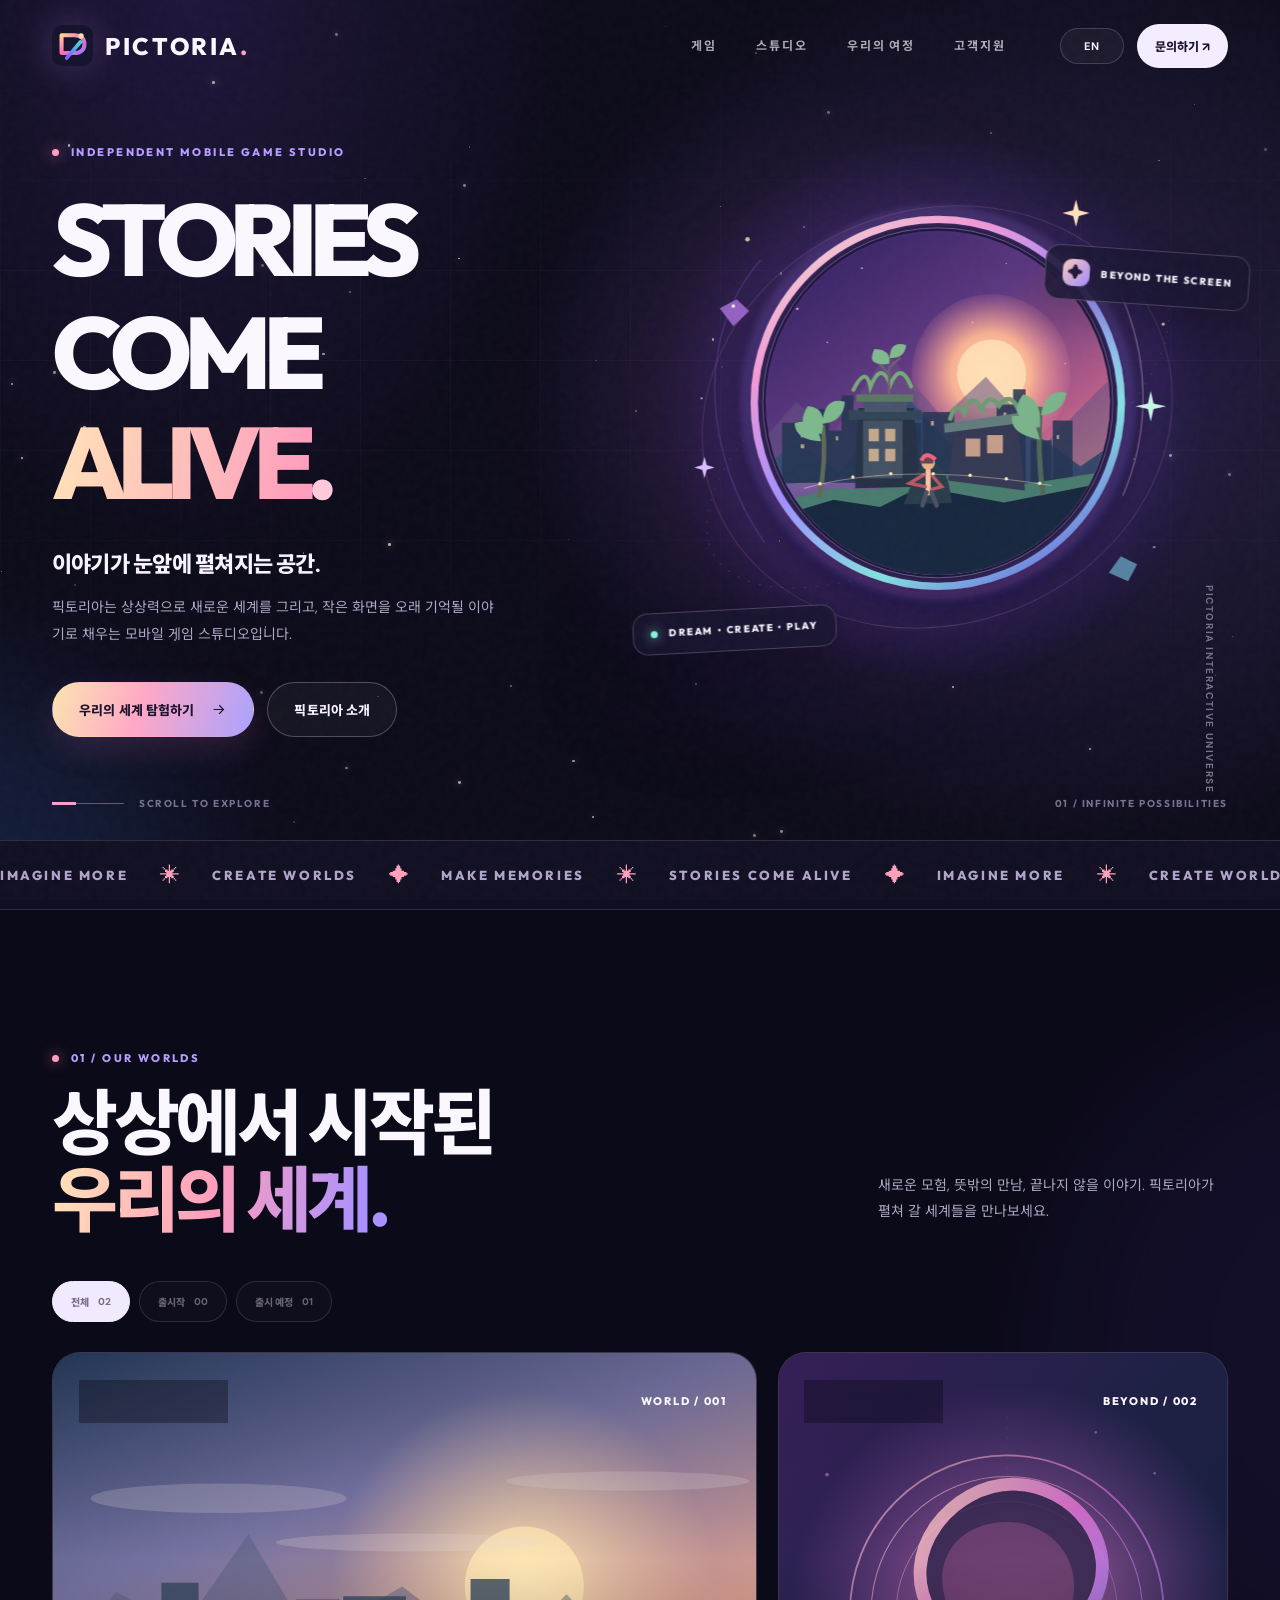
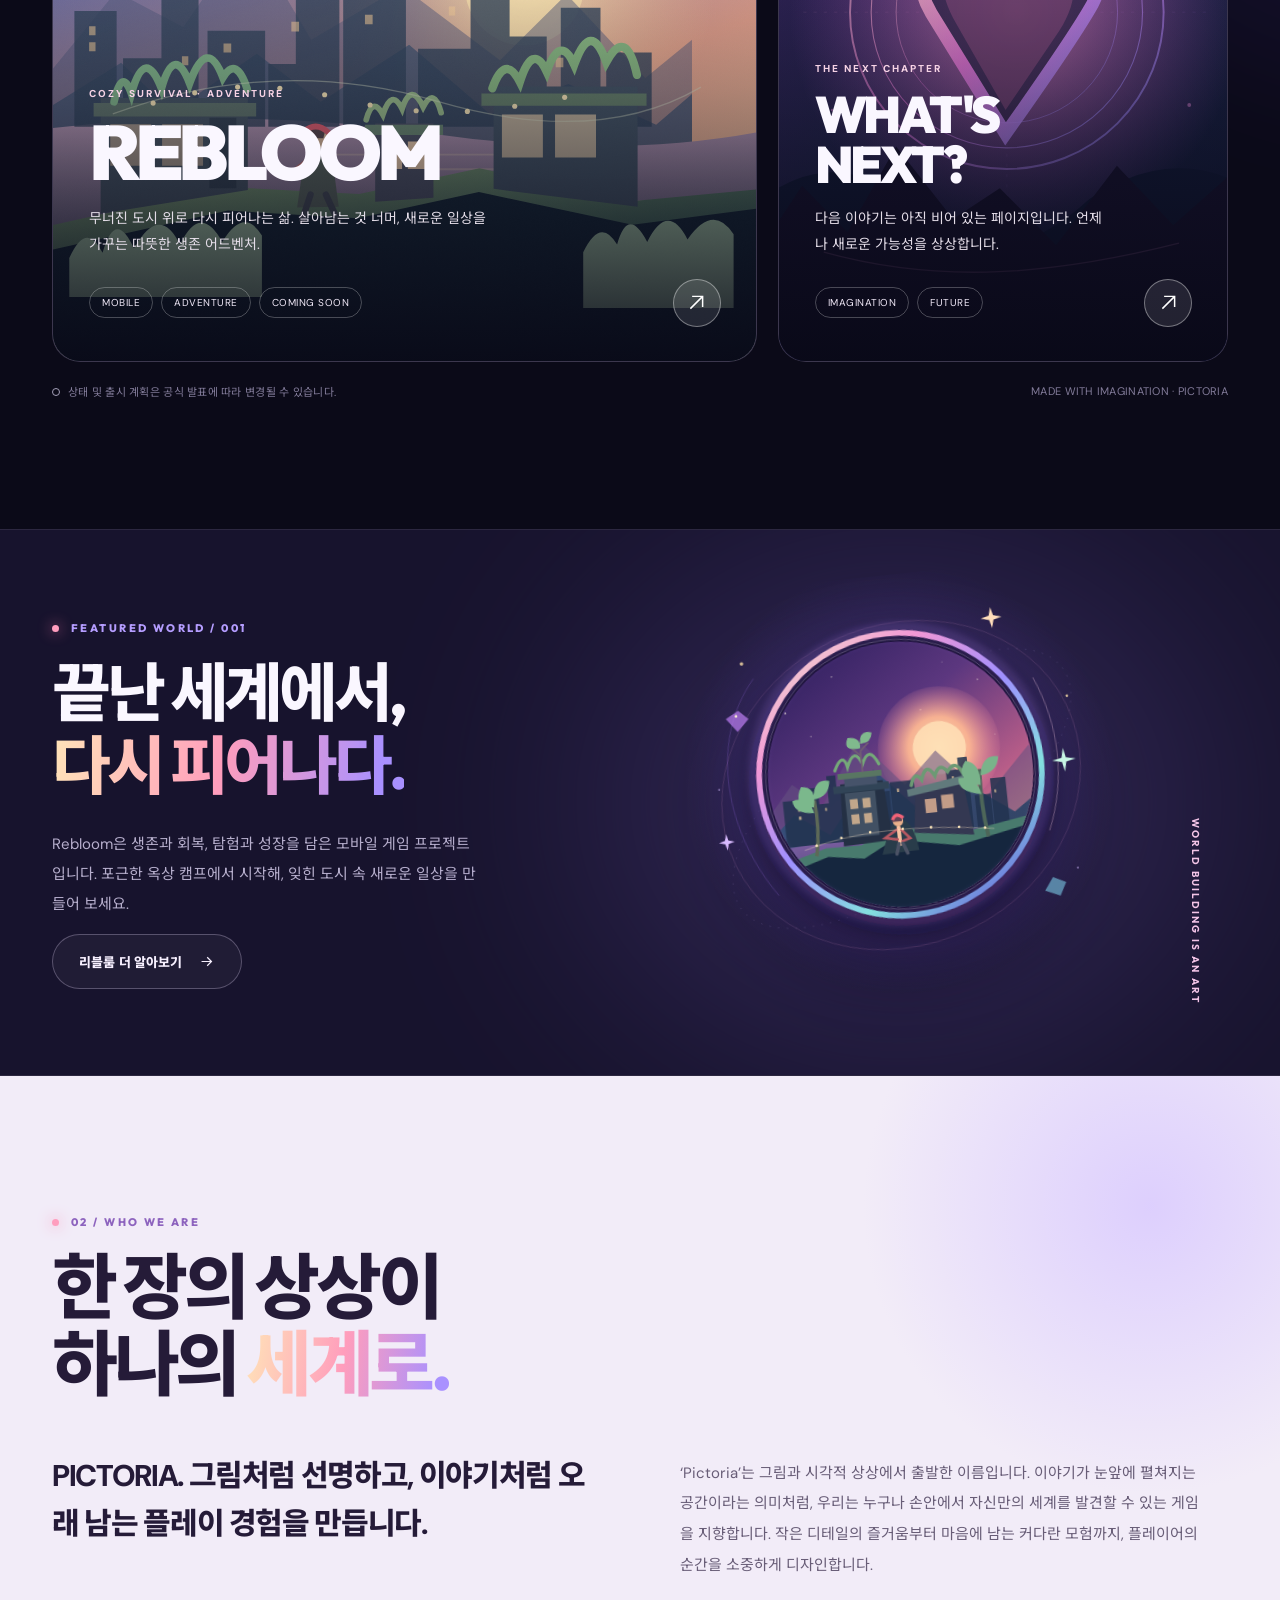
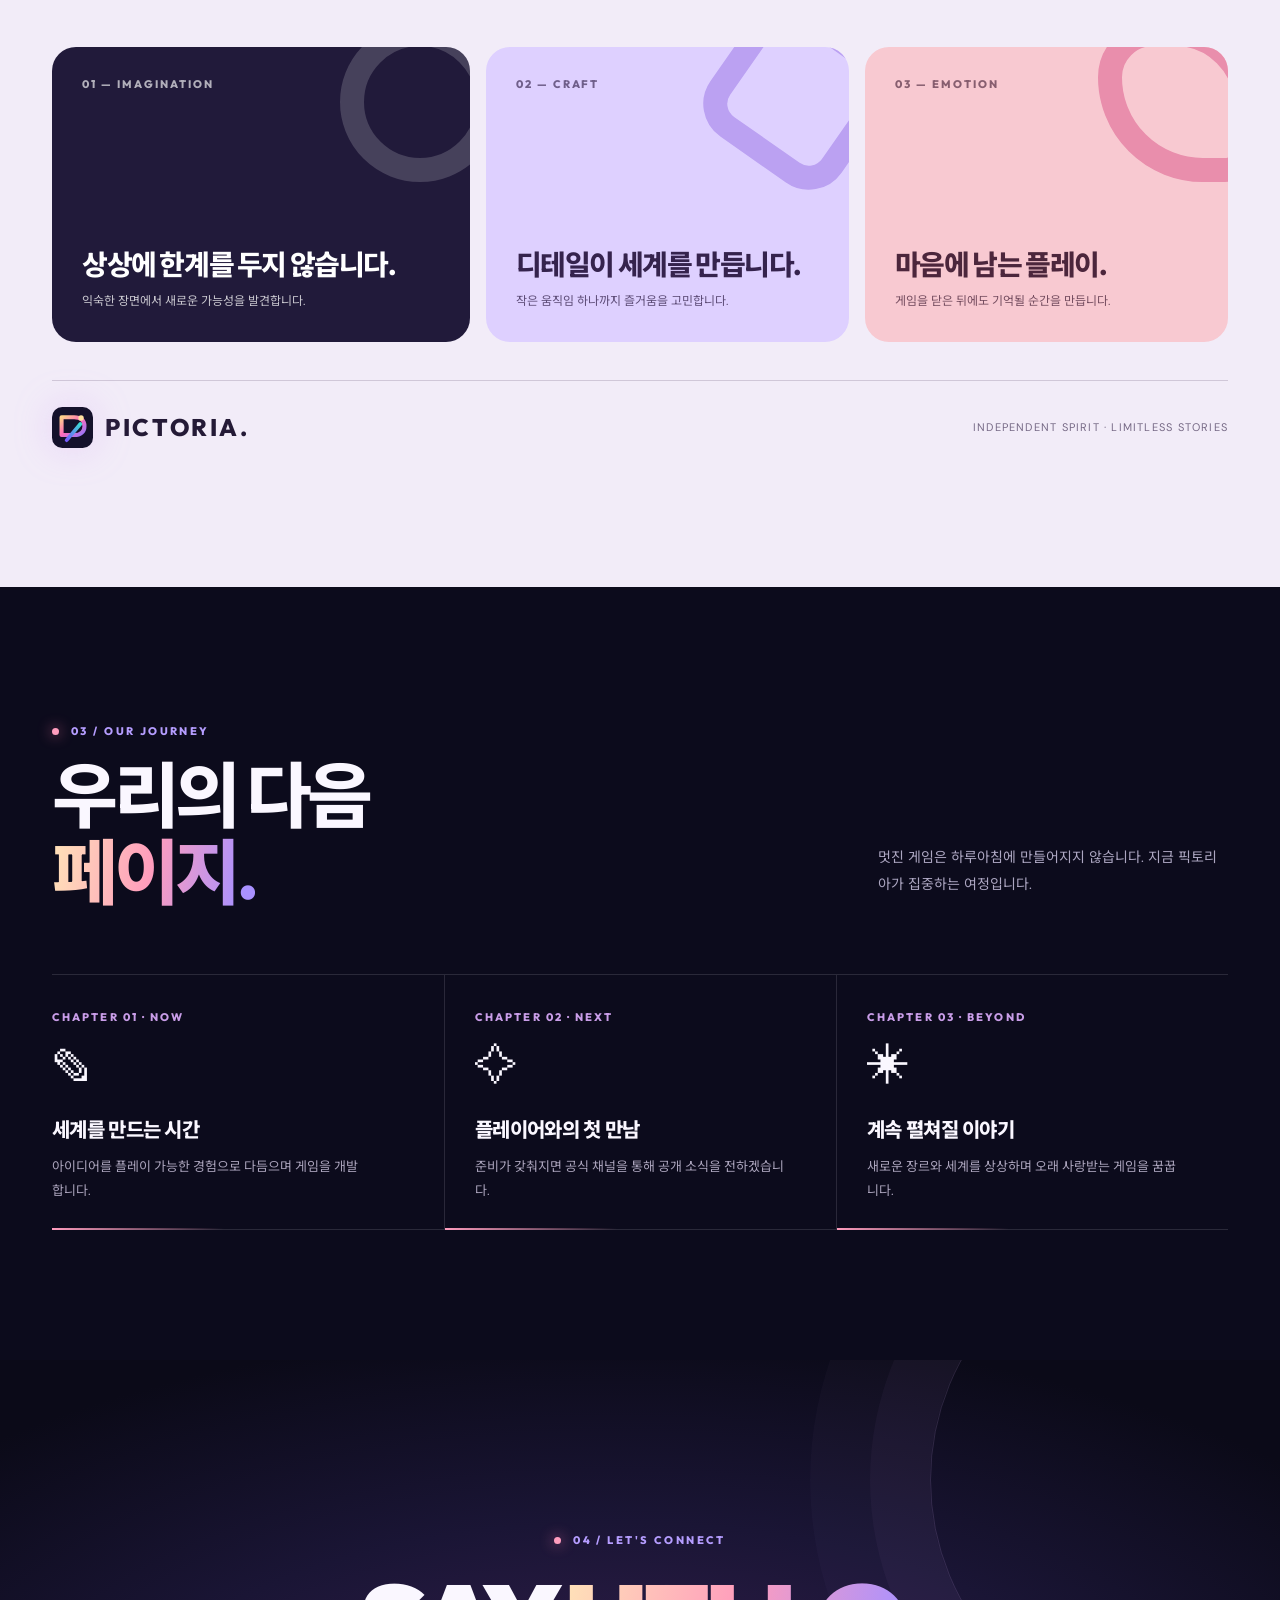
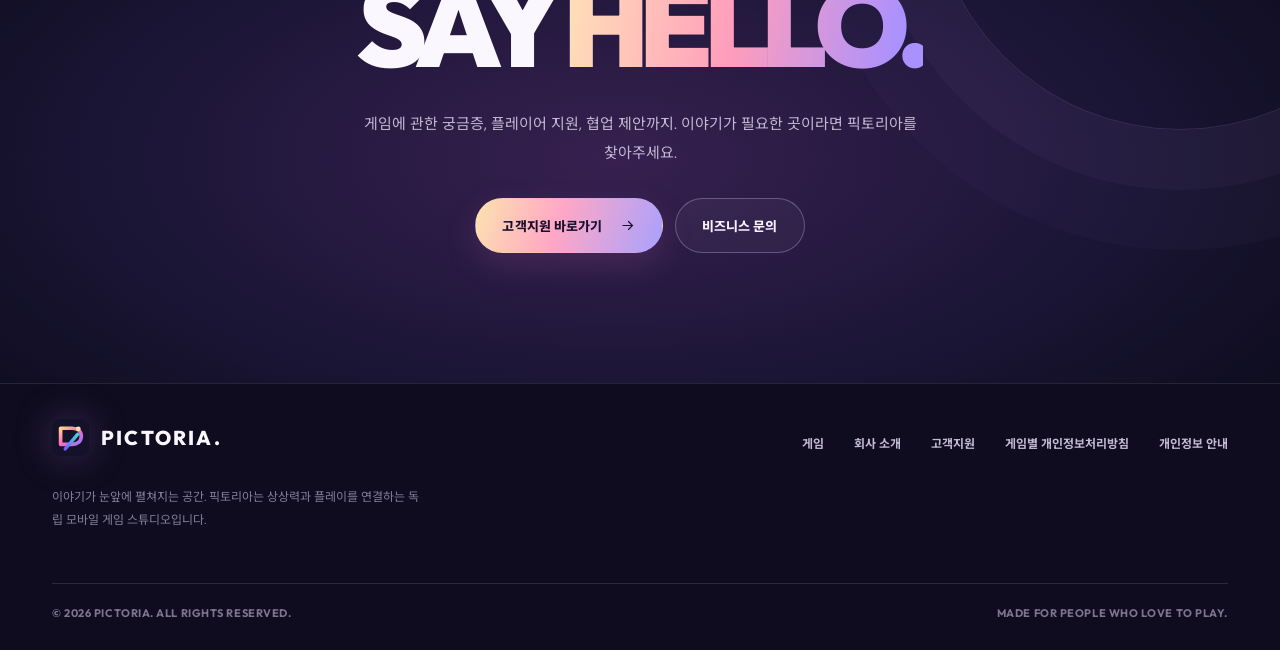
<file: index.html>
<!doctype html>
<html lang="ko">
<head>
  <meta charset="utf-8">
  <link rel="canonical" href="https://pictoria31.github.io/">
  <meta name="viewport" content="width=device-width, initial-scale=1">
  <meta property="og:url" content="https://pictoria31.github.io/">
  <meta property="og:site_name" content="Pictoria">
  <meta name="theme-color" content="#0b0a18">
  <meta name="description" content="픽토리아(Pictoria)는 이야기가 눈앞에 펼쳐지는 공간을 만드는 모바일 게임 스튜디오입니다. 게임과 새로운 소식을 만나보세요.">
  <meta property="og:type" content="website">
  <meta property="og:title" content="PICTORIA — Stories Come Alive">
  <meta property="og:description" content="이야기가 눈앞에 펼쳐지는 공간. 픽토리아 모바일 게임 스튜디오.">
  <meta property="og:locale" content="ko_KR">
  <meta name="color-scheme" content="dark light">
  <!-- Google Search Console에서 받은 인증 태그를 이 아래에 추가하세요. -->
  <!-- <meta name="google-site-verification" content="발급받은_인증값"> -->
  <link rel="icon" href="assets/favicon.svg" type="image/svg+xml"><link rel="apple-touch-icon" href="assets/apple-touch-icon.png">
  <script>document.documentElement.classList.add("js")</script>
  <link rel="stylesheet" href="styles.css">
  <title>PICTORIA 픽토리아 — Stories Come Alive</title>
  <script type="application/ld+json">{"@context":"https://schema.org","@type":"Organization","name":"Pictoria","alternateName":"픽토리아","url":"https://pictoria31.github.io/","email":"pictoria31@gmail.com","description":"Mobile game studio creating worlds where stories come alive."}</script>
  <script src="config.js" defer></script>
  <script src="script.js" defer></script>
</head>
<body data-page="home">
<a class="skip-link" href="#main" data-ko="본문으로 건너뛰기" data-en="Skip to content">본문으로 건너뛰기</a>
<div class="noise" aria-hidden="true"></div><div class="scroll-progress" aria-hidden="true"></div>
<header class="site-header" id="site-header">
 <div class="container nav-shell">
  <a href="./" class="brand" aria-label="Pictoria home"><img class="brand-mark" src="assets/logo-mark.svg" alt=""><span class="brand-text">PICTORIA<span style="color:#F9A4C2">.</span></span></a>
  <nav id="primary-nav" class="nav-links" aria-label="Primary navigation">
    <a href="#games" data-ko="게임" data-en="GAMES">게임</a>
    <a href="#studio" data-ko="스튜디오" data-en="STUDIO">스튜디오</a>
    <a href="#journey" data-ko="우리의 여정" data-en="OUR JOURNEY">우리의 여정</a>
    <a href="support.html" data-ko="고객지원" data-en="SUPPORT">고객지원</a>
  </nav>
  <div class="nav-controls">
    <button class="lang-button" id="lang-toggle" type="button" aria-label="Switch language">EN</button>
    <a class="header-contact" href="#contact" data-ko="문의하기 ↗" data-en="CONTACT ↗">문의하기 ↗</a>
    <button id="menu-toggle" type="button" class="menu-toggle" aria-expanded="false" aria-controls="primary-nav" aria-label="메뉴 열기"><span></span><span></span></button>
  </div>
 </div>
</header>
<main id="main">
  <section class="hero" id="top" aria-labelledby="hero-title">
   <div class="hero-starfield" id="starfield" aria-hidden="true"></div>
   <div class="ambient hero-ambient-one"></div><div class="ambient hero-ambient-two"></div>
   <div class="container hero-grid">
    <div class="hero-copy">
      <div class="eyebrow hero-label"><span class="dot"></span>INDEPENDENT MOBILE GAME STUDIO</div>
      <h1 class="hero-title" id="hero-title"><span class="line">STORIES</span><span class="line two">COME</span><span class="line three gradient-text">ALIVE<span style="color:#ffc9da;-webkit-text-fill-color:#ffc9da">.</span></span></h1>
      <p class="hero-korean" data-ko="이야기가 눈앞에 펼쳐지는 공간." data-en="Where imagination finds a world of its own.">이야기가 눈앞에 펼쳐지는 공간.</p>
      <p class="hero-desc" data-ko="픽토리아는 상상력으로 새로운 세계를 그리고, 작은 화면을 오래 기억될 이야기로 채우는 모바일 게임 스튜디오입니다." data-en="Pictoria is an independent mobile game studio building memorable worlds, one extraordinary story at a time.">픽토리아는 상상력으로 새로운 세계를 그리고, 작은 화면을 오래 기억될 이야기로 채우는 모바일 게임 스튜디오입니다.</p>
      <div class="hero-actions"><a href="#games" class="button button-primary"><span data-ko="우리의 세계 탐험하기" data-en="EXPLORE OUR WORLDS">우리의 세계 탐험하기</span><svg viewBox="0 0 24 24" fill="none" stroke="currentColor" stroke-width="1.7"><path d="M5 12h14m-6-6 6 6-6 6"/></svg></a><a href="#studio" class="button button-ghost" data-ko="픽토리아 소개" data-en="ABOUT PICTORIA">픽토리아 소개</a></div>
    </div>
    <div class="hero-art" aria-label="별빛 아래 이야기의 세계를 표현한 일러스트">
      <img class="portal" src="assets/hero-world.svg" alt="별빛 속 원형 포털에 담긴 따뜻한 노을과 도시, 초록빛 옥상의 상상 속 세계" fetchpriority="high">
      <div class="orbit-label top" aria-hidden="true"><span class="orb">✦</span> BEYOND THE SCREEN</div>
      <div class="orbit-label bottom" aria-hidden="true"><span class="dot" style="width:7px;height:7px;background:#83f4da;border-radius:50%;box-shadow:0 0 12px #83f4da"></span> DREAM • CREATE • PLAY</div>
    </div>
   </div>
   <div class="hero-side-note">PICTORIA INTERACTIVE UNIVERSE</div>
   <div class="container hero-bottom"><span class="scroll-cue"><span class="scroll-line"></span>SCROLL TO EXPLORE</span><span>01 / INFINITE POSSIBILITIES</span></div>
  </section>
  <div class="ticker-wrap" aria-hidden="true"><div class="ticker"><span>IMAGINE MORE</span><b>✳</b><span>CREATE WORLDS</span><b>✦</b><span>MAKE MEMORIES</span><b>✳</b><span>STORIES COME ALIVE</span><b>✦</b><span>IMAGINE MORE</span><b>✳</b><span>CREATE WORLDS</span><b>✦</b><span>MAKE MEMORIES</span><b>✳</b><span>STORIES COME ALIVE</span><b>✦</b></div></div>
  <section class="games-section" id="games" aria-labelledby="games-title">
   <div class="ambient"></div>
   <div class="container">
    <div class="section-top reveal"><div><span class="eyebrow"><span class="dot"></span> 01 / OUR WORLDS</span><h2 class="section-title" id="games-title"><span data-ko="상상에서 시작된" data-en="WORLDS WORTH">상상에서 시작된</span><br><span class="gradient-text" data-ko="우리의 세계." data-en="GETTING LOST IN.">우리의 세계.</span></h2></div><p class="section-note" data-ko="새로운 모험, 뜻밖의 만남, 끝나지 않을 이야기. 픽토리아가 펼쳐 갈 세계들을 만나보세요." data-en="New adventures, unexpected encounters, stories that stay. Explore the worlds we're bringing to life.">새로운 모험, 뜻밖의 만남, 끝나지 않을 이야기. 픽토리아가 펼쳐 갈 세계들을 만나보세요.</p></div>
    <div class="game-tabs reveal" role="group" aria-label="게임 목록 필터">
      <button class="game-tab active" type="button" data-filter="all" aria-pressed="true"><span data-ko="전체" data-en="ALL">전체</span> <span>02</span></button>
      <button class="game-tab" type="button" data-filter="released" aria-pressed="false"><span data-ko="출시작" data-en="RELEASED">출시작</span> <span>00</span></button>
      <button class="game-tab" type="button" data-filter="upcoming" aria-pressed="false"><span data-ko="출시 예정" data-en="UPCOMING">출시 예정</span> <span>01</span></button>
    </div>
    <div class="game-showcase reveal" id="game-showcase">
      <article class="game-card" data-status="upcoming">
       <img src="assets/rebloom-art.svg" alt="노을빛 침수 도시의 초록색 옥상과 탐험가를 표현한 리블룸 콘셉트 일러스트" loading="lazy">
       <div class="game-card-top"><span class="game-status" data-ko="개발 중 · 출시일 미정" data-en="IN DEVELOPMENT · DATE TBA">개발 중 · 출시일 미정</span><span class="game-index">WORLD / 001</span></div>
       <div class="game-card-body"><span class="game-category">COZY SURVIVAL · ADVENTURE</span><h3 class="game-name">REBLOOM</h3><p class="game-description" data-ko="무너진 도시 위로 다시 피어나는 삶. 살아남는 것 너머, 새로운 일상을 가꾸는 따뜻한 생존 어드벤처." data-en="Life blooms again above a fallen city. A cozy survival adventure about rebuilding, exploring, and finding hope.">무너진 도시 위로 다시 피어나는 삶. 살아남는 것 너머, 새로운 일상을 가꾸는 따뜻한 생존 어드벤처.</p><div class="game-card-foot"><div class="game-tags"><span>MOBILE</span><span>ADVENTURE</span><span>COMING SOON</span></div><button type="button" class="round-arrow" data-open-modal="rebloom" aria-label="리블룸 게임 자세히 보기"><svg viewBox="0 0 24 24" fill="none" stroke="currentColor" stroke-width="1.7"><path d="M5 19 19 5M7 5h12v12"/></svg></button></div></div>
      </article>
      <article class="game-card game-card-secondary" data-status="concept">
       <img src="assets/next-world.svg" alt="아직 공개되지 않은 새로운 상상의 세계를 나타내는 추상 일러스트" loading="lazy">
       <div class="game-card-top"><span class="game-status" style="--coral:#ffbcdb" data-ko="다음 이야기의 자리" data-en="SPACE FOR THE NEXT STORY">다음 이야기의 자리</span><span class="game-index">BEYOND / 002</span></div>
       <div class="game-card-body"><span class="game-category">THE NEXT CHAPTER</span><h3 class="game-name">WHAT'S<br>NEXT?</h3><p class="game-description" data-ko="다음 이야기는 아직 비어 있는 페이지입니다. 언제나 새로운 가능성을 상상합니다." data-en="The next page is still unwritten. We're always imagining what could come next.">다음 이야기는 아직 비어 있는 페이지입니다. 언제나 새로운 가능성을 상상합니다.</p><div class="game-card-foot"><div class="game-tags"><span>IMAGINATION</span><span>FUTURE</span></div><a class="round-arrow" href="#studio" aria-label="픽토리아 스튜디오 소개로 이동"><svg viewBox="0 0 24 24" fill="none" stroke="currentColor" stroke-width="1.7"><path d="M5 19 19 5M7 5h12v12"/></svg></a></div></div>
      </article>
    </div>
    <div class="empty-games" id="empty-games" hidden><div class="empty-symbol">✳</div><h3 data-ko="첫 번째 출시를 준비하고 있습니다." data-en="OUR FIRST LAUNCH IS IN THE MAKING.">첫 번째 출시를 준비하고 있습니다.</h3><p data-ko="현재 공개된 정식 출시작은 없습니다. 곧 선보일 이야기를 기대해 주세요." data-en="There are no publicly confirmed released games yet. A new story is on its way.">현재 공개된 정식 출시작은 없습니다. 곧 선보일 이야기를 기대해 주세요.</p></div>
    <div class="game-footnote reveal"><span><i class="circle"></i><span data-ko="상태 및 출시 계획은 공식 발표에 따라 변경될 수 있습니다." data-en="Project status and launch plans are subject to official announcements.">상태 및 출시 계획은 공식 발표에 따라 변경될 수 있습니다.</span></span><span>MADE WITH IMAGINATION · PICTORIA</span></div>
   </div>
  </section>
  <section class="spotlight" aria-labelledby="spotlight-title"><div class="container spotlight-grid"><div class="spotlight-copy reveal"><span class="eyebrow"><span class="dot"></span> FEATURED WORLD / 001</span><h2 id="spotlight-title"><span data-ko="끝난 세계에서," data-en="AFTER THE END,">끝난 세계에서,</span><br><span class="gradient-text" data-ko="다시 피어나다." data-en="LIFE BEGINS AGAIN.">다시 피어나다.</span></h2><p data-ko="Rebloom은 생존과 회복, 탐험과 성장을 담은 모바일 게임 프로젝트입니다. 포근한 옥상 캠프에서 시작해, 잊힌 도시 속 새로운 일상을 만들어 보세요." data-en="Rebloom is a mobile game project about survival, healing, exploration and growth. Start on a cozy rooftop camp and rediscover life in a forgotten city.">Rebloom은 생존과 회복, 탐험과 성장을 담은 모바일 게임 프로젝트입니다. 포근한 옥상 캠프에서 시작해, 잊힌 도시 속 새로운 일상을 만들어 보세요.</p><button type="button" class="button button-ghost" data-open-modal="rebloom"><span data-ko="리블룸 더 알아보기" data-en="DISCOVER REBLOOM">리블룸 더 알아보기</span><svg viewBox="0 0 24 24" fill="none" stroke="currentColor" stroke-width="1.7"><path d="M5 12h14m-6-6 6 6-6 6"/></svg></button></div><div class="spotlight-visual reveal"><img src="assets/hero-world.svg" loading="lazy" alt="별이 빛나는 원형 포털 속 리블룸의 상상 세계"><span class="spotlight-floating">WORLD BUILDING IS AN ART</span></div></div></section>
  <section class="about-section" id="studio" aria-labelledby="about-title"><div class="container"><span class="eyebrow reveal"><span class="dot"></span> 02 / WHO WE ARE</span><h2 class="section-title reveal" id="about-title"><span data-ko="한 장의 상상이" data-en="ONE SPARK OF">한 장의 상상이</span><br><span data-ko="하나의" data-en="IMAGINATION.">하나의</span> <span class="gradient-text" data-ko="세계로." data-en="ENDLESS WORLDS.">세계로.</span></h2><div class="about-intro reveal"><div class="lead" data-ko="PICTORIA. 그림처럼 선명하고, 이야기처럼 오래 남는 플레이 경험을 만듭니다." data-en="PICTORIA. We create play experiences as vivid as art and as memorable as great stories.">PICTORIA. 그림처럼 선명하고, 이야기처럼 오래 남는 플레이 경험을 만듭니다.</div><div class="body" data-ko="‘Pictoria’는 그림과 시각적 상상에서 출발한 이름입니다. 이야기가 눈앞에 펼쳐지는 공간이라는 의미처럼, 우리는 누구나 손안에서 자신만의 세계를 발견할 수 있는 게임을 지향합니다. 작은 디테일의 즐거움부터 마음에 남는 커다란 모험까지, 플레이어의 순간을 소중하게 디자인합니다." data-en="Our name comes from pictures and visual imagination: a place where stories unfold before your eyes. We dream of games where anyone can discover a world of their own, right in their hands. From little delights to grand adventures, we design for moments that matter.">‘Pictoria’는 그림과 시각적 상상에서 출발한 이름입니다. 이야기가 눈앞에 펼쳐지는 공간이라는 의미처럼, 우리는 누구나 손안에서 자신만의 세계를 발견할 수 있는 게임을 지향합니다. 작은 디테일의 즐거움부터 마음에 남는 커다란 모험까지, 플레이어의 순간을 소중하게 디자인합니다.</div></div>
  <div class="about-bento reveal"><div class="value-card"><div class="value-shape" aria-hidden="true"></div><span class="value-number">01 — IMAGINATION</span><div><h3 data-ko="상상에 한계를 두지 않습니다." data-en="IMAGINE BEYOND LIMITS.">상상에 한계를 두지 않습니다.</h3><p data-ko="익숙한 장면에서 새로운 가능성을 발견합니다." data-en="We find new possibilities in familiar moments.">익숙한 장면에서 새로운 가능성을 발견합니다.</p></div></div><div class="value-card"><div class="value-shape" aria-hidden="true"></div><span class="value-number">02 — CRAFT</span><div><h3 data-ko="디테일이 세계를 만듭니다." data-en="DETAILS MAKE WORLDS.">디테일이 세계를 만듭니다.</h3><p data-ko="작은 움직임 하나까지 즐거움을 고민합니다." data-en="We care about the joy in every little detail.">작은 움직임 하나까지 즐거움을 고민합니다.</p></div></div><div class="value-card"><div class="value-shape" aria-hidden="true"></div><span class="value-number">03 — EMOTION</span><div><h3 data-ko="마음에 남는 플레이." data-en="PLAY THAT STAYS.">마음에 남는 플레이.</h3><p data-ko="게임을 닫은 뒤에도 기억될 순간을 만듭니다." data-en="We create moments remembered beyond the screen.">게임을 닫은 뒤에도 기억될 순간을 만듭니다.</p></div></div></div>
  <div class="about-signoff reveal"><div class="brand"><img class="brand-mark" src="assets/logo-mark.svg" alt=""><span class="brand-text">PICTORIA.</span></div><span>INDEPENDENT SPIRIT · LIMITLESS STORIES</span></div>
  </div></section>
  <section class="process-section" id="journey" aria-labelledby="journey-title"><div class="container"><div class="section-top reveal"><div><span class="eyebrow"><span class="dot"></span> 03 / OUR JOURNEY</span><h2 class="section-title" id="journey-title"><span data-ko="우리의 다음" data-en="THE JOURNEY">우리의 다음</span><br><span class="gradient-text" data-ko="페이지." data-en="AHEAD.">페이지.</span></h2></div><p class="section-note" data-ko="멋진 게임은 하루아침에 만들어지지 않습니다. 지금 픽토리아가 집중하는 여정입니다." data-en="Great games take time. Here's what we're focusing on along the way.">멋진 게임은 하루아침에 만들어지지 않습니다. 지금 픽토리아가 집중하는 여정입니다.</p></div><div class="process-grid reveal"><div class="process-item"><span class="process-index">CHAPTER 01 · NOW</span><div class="process-icon" aria-hidden="true">✎</div><h3 data-ko="세계를 만드는 시간" data-en="BUILDING THE WORLD">세계를 만드는 시간</h3><p data-ko="아이디어를 플레이 가능한 경험으로 다듬으며 게임을 개발합니다." data-en="Turning ideas into thoughtful, playable experiences.">아이디어를 플레이 가능한 경험으로 다듬으며 게임을 개발합니다.</p><div class="process-line"></div></div><div class="process-item"><span class="process-index">CHAPTER 02 · NEXT</span><div class="process-icon" aria-hidden="true">✧</div><h3 data-ko="플레이어와의 첫 만남" data-en="MEETING PLAYERS">플레이어와의 첫 만남</h3><p data-ko="준비가 갖춰지면 공식 채널을 통해 공개 소식을 전하겠습니다." data-en="When we're ready, we'll share official news through our channels.">준비가 갖춰지면 공식 채널을 통해 공개 소식을 전하겠습니다.</p><div class="process-line"></div></div><div class="process-item"><span class="process-index">CHAPTER 03 · BEYOND</span><div class="process-icon" aria-hidden="true">✳</div><h3 data-ko="계속 펼쳐질 이야기" data-en="MORE STORIES TO TELL">계속 펼쳐질 이야기</h3><p data-ko="새로운 장르와 세계를 상상하며 오래 사랑받는 게임을 꿈꿉니다." data-en="Dreaming of new genres, worlds and games worth returning to.">새로운 장르와 세계를 상상하며 오래 사랑받는 게임을 꿈꿉니다.</p><div class="process-line"></div></div></div></div></section>
  <section class="contact-section" id="contact" aria-labelledby="contact-title"><div class="contact-orb" aria-hidden="true"></div><div class="container contact-main reveal"><span class="eyebrow"><span class="dot"></span> 04 / LET'S CONNECT</span><h2 class="contact-title" id="contact-title">SAY <span class="gradient-text">HELLO.</span></h2><p data-ko="게임에 관한 궁금증, 플레이어 지원, 협업 제안까지. 이야기가 필요한 곳이라면 픽토리아를 찾아주세요." data-en="Game questions, player support, collaboration ideas — we'd love to hear your story.">게임에 관한 궁금증, 플레이어 지원, 협업 제안까지. 이야기가 필요한 곳이라면 픽토리아를 찾아주세요.</p><div class="contact-links"><a href="support.html" class="button button-primary"><span data-ko="고객지원 바로가기" data-en="VISIT SUPPORT">고객지원 바로가기</span><svg viewBox="0 0 24 24" fill="none" stroke="currentColor" stroke-width="1.7"><path d="M5 12h14m-6-6 6 6-6 6"/></svg></a><a class="button button-ghost" href="mailto:pictoria31@gmail.com?subject=Pictoria%20Business%20Inquiry" data-email-link="business" data-ko="비즈니스 문의" data-en="BUSINESS INQUIRIES">비즈니스 문의</a></div></div></section>
</main>
<footer class="footer"><div class="container"><div class="footer-grid"><div><a href="./" class="brand"><img class="brand-mark" src="assets/logo-mark.svg" alt=""><span class="brand-text">PICTORIA.</span></a><p class="footer-summary" data-ko="이야기가 눈앞에 펼쳐지는 공간. 픽토리아는 상상력과 플레이를 연결하는 독립 모바일 게임 스튜디오입니다." data-en="Where stories come alive. Pictoria is an independent mobile game studio connecting imagination and play.">이야기가 눈앞에 펼쳐지는 공간. 픽토리아는 상상력과 플레이를 연결하는 독립 모바일 게임 스튜디오입니다.</p></div><nav class="footer-menu" aria-label="Footer navigation"><a href="#games" data-ko="게임" data-en="Games">게임</a><a href="#studio" data-ko="회사 소개" data-en="About">회사 소개</a><a href="support.html" data-ko="고객지원" data-en="Support">고객지원</a><a href="game-privacy.html" data-ko="게임별 개인정보처리방침" data-en="Game privacy">게임별 개인정보처리방침</a><a href="privacy.html" data-ko="개인정보 안내" data-en="Privacy notice">개인정보 안내</a></nav></div><div class="footer-bottom"><span>© <span id="year">2026</span> PICTORIA. ALL RIGHTS RESERVED.</span><span data-ko="MADE FOR PEOPLE WHO LOVE TO PLAY." data-en="MADE FOR PEOPLE WHO LOVE TO PLAY.">MADE FOR PEOPLE WHO LOVE TO PLAY.</span></div></div></footer>
<dialog id="rebloom-modal" class="modal" aria-labelledby="modal-title"><div style="position:relative"><img class="modal-image" src="assets/rebloom-art.svg" alt="리블룸 콘셉트 일러스트"><div class="modal-top"><button class="modal-close" type="button" data-close-modal aria-label="닫기">×</button></div></div><div class="modal-inner"><span class="eyebrow"><span class="dot"></span> WORLD 001 / IN DEVELOPMENT</span><h2 id="modal-title">REBLOOM</h2><p data-ko="붕괴 이후의 도시는 끝이 아니라 새로운 시작일지도 모릅니다. 루프탑에 작은 쉼터를 만들고, 자원을 모으고, 새로운 친구들과 함께 일상을 가꾸는 감성 생존 어드벤처를 구상하고 있습니다." data-en="A fallen city can be a new beginning. Build a rooftop shelter, gather resources, explore the world, and discover the warmth of everyday life in this cozy survival adventure.">붕괴 이후의 도시는 끝이 아니라 새로운 시작일지도 모릅니다. 루프탑에 작은 쉼터를 만들고, 자원을 모으고, 새로운 친구들과 함께 일상을 가꾸는 감성 생존 어드벤처를 구상하고 있습니다.</p><div class="modal-meta"><div><strong>GENRE</strong><span>Cozy Survival / Adventure</span></div><div><strong>PLATFORM</strong><span>Mobile (Planned)</span></div><div><strong>RELEASE</strong><span>To Be Announced</span></div></div><a href="support.html" class="button button-primary"><span data-ko="게임 관련 문의" data-en="ASK ABOUT THE GAME">게임 관련 문의</span><svg viewBox="0 0 24 24" fill="none" stroke="currentColor" stroke-width="1.7"><path d="M5 12h14m-6-6 6 6-6 6"/></svg></a><p class="small-note" data-ko="※ 본 페이지의 이미지는 웹사이트 시각 콘셉트를 위한 일러스트이며, 실제 게임 화면과 다를 수 있습니다." data-en="※ Illustrations on this site are visual concepts and may differ from the final game.">※ 본 페이지의 이미지는 웹사이트 시각 콘셉트를 위한 일러스트이며, 실제 게임 화면과 다를 수 있습니다.</p></div></dialog>
</body></html>
</file>
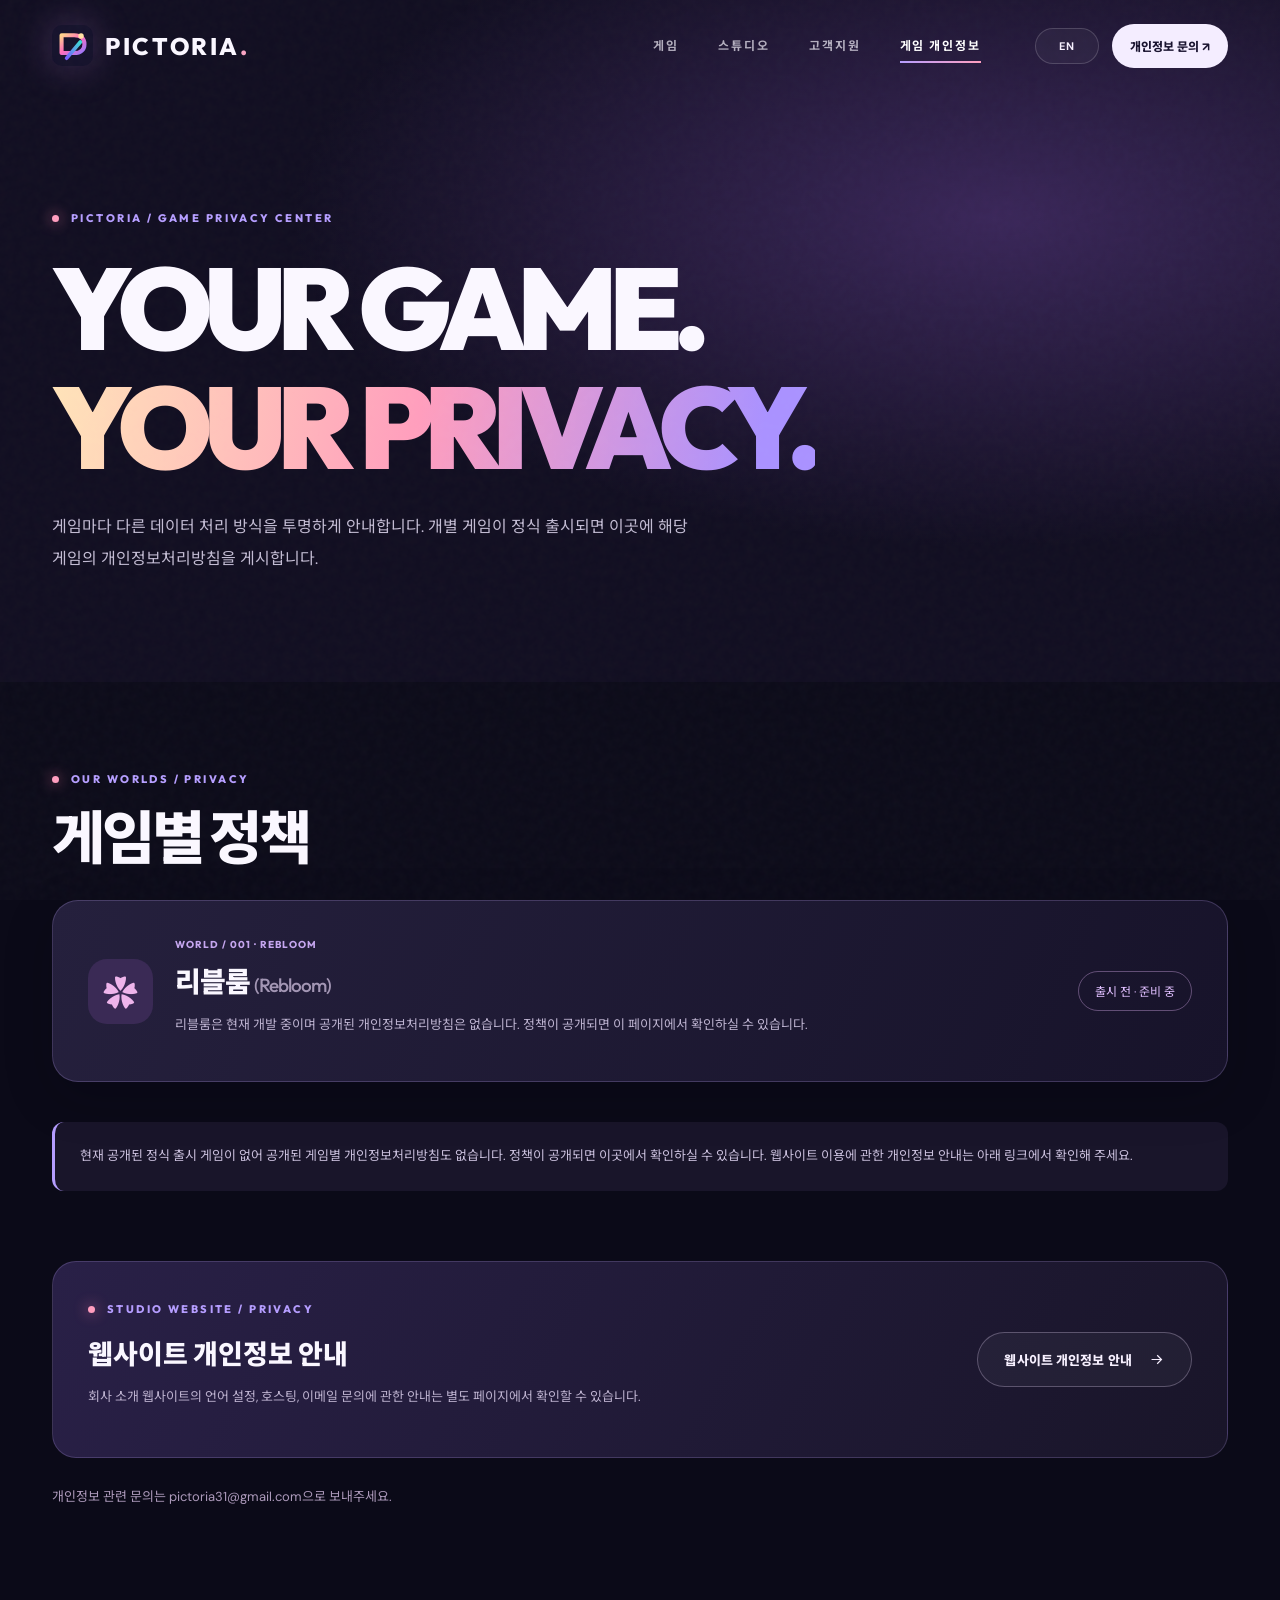
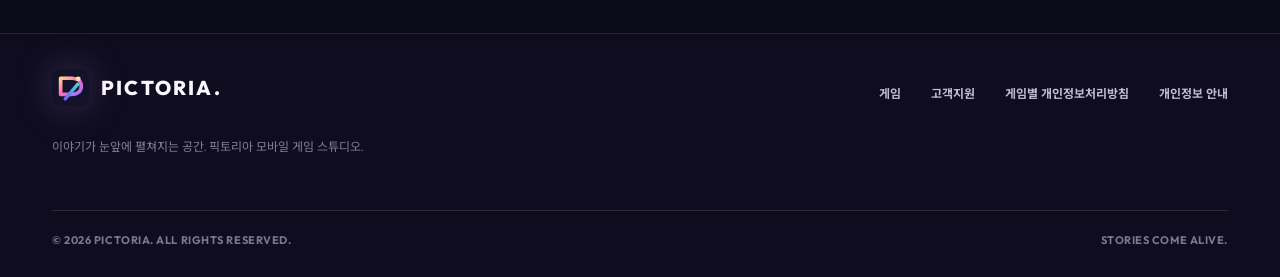
<file: game-privacy.html>
<!doctype html>
<html lang="ko"><head><meta charset="utf-8"><link rel="canonical" href="https://pictoria31.github.io/game-privacy.html">
  <meta name="viewport" content="width=device-width,initial-scale=1"><meta property="og:url" content="https://pictoria31.github.io/game-privacy.html">
  <meta property="og:site_name" content="Pictoria">
  <meta name="theme-color" content="#0b0a18"><meta name="description" content="픽토리아 공식 모바일 게임별 개인정보처리방침 안내 센터."><link rel="icon" href="assets/favicon.svg" type="image/svg+xml"><link rel="apple-touch-icon" href="assets/apple-touch-icon.png"><script>document.documentElement.classList.add("js")</script><link rel="stylesheet" href="styles.css"><title>게임별 개인정보처리방침 | PICTORIA</title><script src="config.js" defer></script><script src="script.js" defer></script></head>
<body data-page="game-privacy"><a class="skip-link" href="#main" data-ko="본문으로 건너뛰기" data-en="Skip to content">본문으로 건너뛰기</a><div class="noise" aria-hidden="true"></div><div class="scroll-progress" aria-hidden="true"></div>
<header class="site-header" id="site-header"><div class="container nav-shell"><a href="./" class="brand" aria-label="Pictoria home"><img class="brand-mark" src="assets/logo-mark.svg" alt=""><span class="brand-text">PICTORIA<span style="color:#F9A4C2">.</span></span></a><nav id="primary-nav" class="nav-links" aria-label="Primary navigation"><a href="index.html#games" data-ko="게임" data-en="GAMES">게임</a><a href="index.html#studio" data-ko="스튜디오" data-en="STUDIO">스튜디오</a><a href="support.html" data-ko="고객지원" data-en="SUPPORT">고객지원</a><a href="game-privacy.html" class="is-active" data-ko="게임 개인정보" data-en="GAME PRIVACY">게임 개인정보</a></nav><div class="nav-controls"><button class="lang-button" id="lang-toggle" type="button" aria-label="Switch language">EN</button><a class="header-contact" href="mailto:pictoria31@gmail.com" data-ko="개인정보 문의 ↗" data-en="PRIVACY CONTACT ↗">개인정보 문의 ↗</a><button id="menu-toggle" type="button" class="menu-toggle" aria-expanded="false" aria-controls="primary-nav" aria-label="메뉴 열기"><span></span><span></span></button></div></div></header>
<main id="main"><section class="page-hero"><div class="container"><span class="eyebrow"><span class="dot"></span> PICTORIA / GAME PRIVACY CENTER</span><h1>YOUR GAME.<br><span class="gradient-text">YOUR PRIVACY.</span></h1><p data-ko="게임마다 다른 데이터 처리 방식을 투명하게 안내합니다. 개별 게임이 정식 출시되면 이곳에 해당 게임의 개인정보처리방침을 게시합니다." data-en="Transparent privacy information for every world we create. Game-specific privacy policies will be published here as games launch.">게임마다 다른 데이터 처리 방식을 투명하게 안내합니다. 개별 게임이 정식 출시되면 이곳에 해당 게임의 개인정보처리방침을 게시합니다.</p></div></section>
<section class="page-content"><div class="container"><div class="policy-list-head"><span class="eyebrow"><span class="dot"></span> OUR WORLDS / PRIVACY</span><h2 data-ko="게임별 정책" data-en="GAME POLICIES">게임별 정책</h2></div><div class="policy-library" id="policy-library">
<!-- GAME_PRIVACY_LIST_START -->
<!-- POLICY_CARD_rebloom_START -->
<article class="privacy-game-card" data-game="rebloom"><div class="privacy-game-icon">✿</div><div class="privacy-game-detail"><span class="privacy-game-kicker">WORLD / 001 · REBLOOM</span><h3>리블룸 <span>(Rebloom)</span></h3><p data-ko="리블룸은 현재 개발 중이며 공개된 개인정보처리방침은 없습니다. 정책이 공개되면 이 페이지에서 확인하실 수 있습니다." data-en="Rebloom is in development and has no published privacy policy yet. You can find its policy here when it is published.">리블룸은 현재 개발 중이며 공개된 개인정보처리방침은 없습니다. 정책이 공개되면 이 페이지에서 확인하실 수 있습니다.</p></div><span class="privacy-upcoming" data-ko="출시 전 · 준비 중" data-en="COMING SOON">출시 전 · 준비 중</span></article>
<!-- POLICY_CARD_rebloom_END -->
<!-- GAME_PRIVACY_LIST_END -->
</div><div class="info-banner" data-ko="현재 공개된 정식 출시 게임이 없어 공개된 게임별 개인정보처리방침도 없습니다. 정책이 공개되면 이곳에서 확인하실 수 있습니다. 웹사이트 이용에 관한 개인정보 안내는 아래 링크에서 확인해 주세요." data-en="There are currently no publicly released games or published game-specific privacy policies. Policies will be available here when published. For information about this website, follow the website privacy notice link below.">현재 공개된 정식 출시 게임이 없어 공개된 게임별 개인정보처리방침도 없습니다. 정책이 공개되면 이곳에서 확인하실 수 있습니다. 웹사이트 이용에 관한 개인정보 안내는 아래 링크에서 확인해 주세요.</div><div class="policy-cta"><div><span class="eyebrow"><span class="dot"></span> STUDIO WEBSITE / PRIVACY</span><h2 data-ko="웹사이트 개인정보 안내" data-en="STUDIO WEBSITE NOTICE">웹사이트 개인정보 안내</h2><p data-ko="회사 소개 웹사이트의 언어 설정, 호스팅, 이메일 문의에 관한 안내는 별도 페이지에서 확인할 수 있습니다." data-en="Read how the studio website handles language settings, hosting and email inquiries.">회사 소개 웹사이트의 언어 설정, 호스팅, 이메일 문의에 관한 안내는 별도 페이지에서 확인할 수 있습니다.</p></div><a href="privacy.html" class="button button-ghost"><span data-ko="웹사이트 개인정보 안내" data-en="WEBSITE PRIVACY">웹사이트 개인정보 안내</span><svg viewBox="0 0 24 24" fill="none" stroke="currentColor" stroke-width="1.7"><path d="M5 12h14m-6-6 6 6-6 6"/></svg></a></div><p class="privacy-help" data-ko="개인정보 관련 문의는 pictoria31@gmail.com으로 보내주세요." data-en="For privacy inquiries, email pictoria31@gmail.com.">개인정보 관련 문의는 pictoria31@gmail.com으로 보내주세요.</p></div></section></main>
<footer class="footer"><div class="container"><div class="footer-grid"><div><a href="./" class="brand"><img class="brand-mark" src="assets/logo-mark.svg" alt=""><span class="brand-text">PICTORIA.</span></a><p class="footer-summary" data-ko="이야기가 눈앞에 펼쳐지는 공간. 픽토리아 모바일 게임 스튜디오." data-en="Where stories come alive. Pictoria mobile game studio.">이야기가 눈앞에 펼쳐지는 공간. 픽토리아 모바일 게임 스튜디오.</p></div><nav class="footer-menu" aria-label="Footer navigation"><a href="index.html#games" data-ko="게임" data-en="Games">게임</a><a href="support.html" data-ko="고객지원" data-en="Support">고객지원</a><a href="game-privacy.html" data-ko="게임별 개인정보처리방침" data-en="Game privacy">게임별 개인정보처리방침</a><a href="privacy.html" data-ko="개인정보 안내" data-en="Privacy notice">개인정보 안내</a></nav></div><div class="footer-bottom"><span>© <span id="year">2026</span> PICTORIA. ALL RIGHTS RESERVED.</span><span>STORIES COME ALIVE.</span></div></div></footer></body></html>
</file>
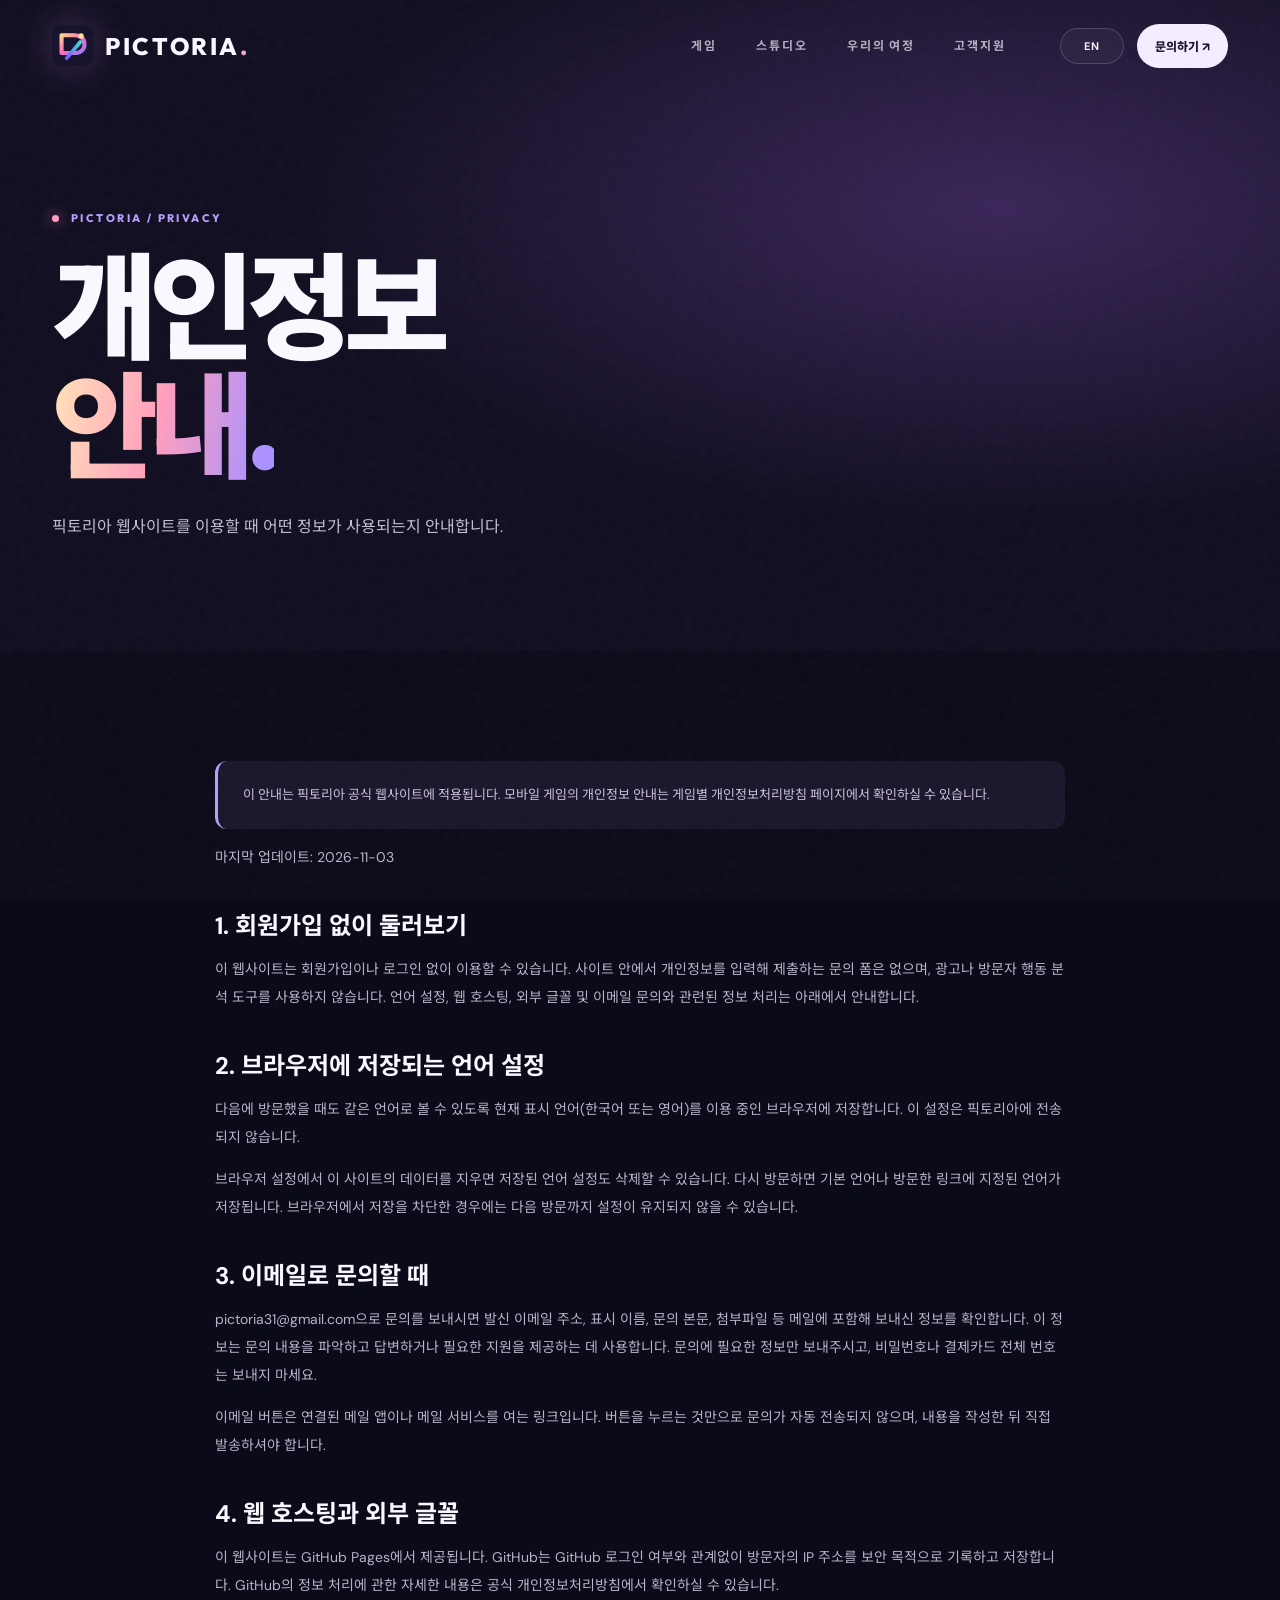
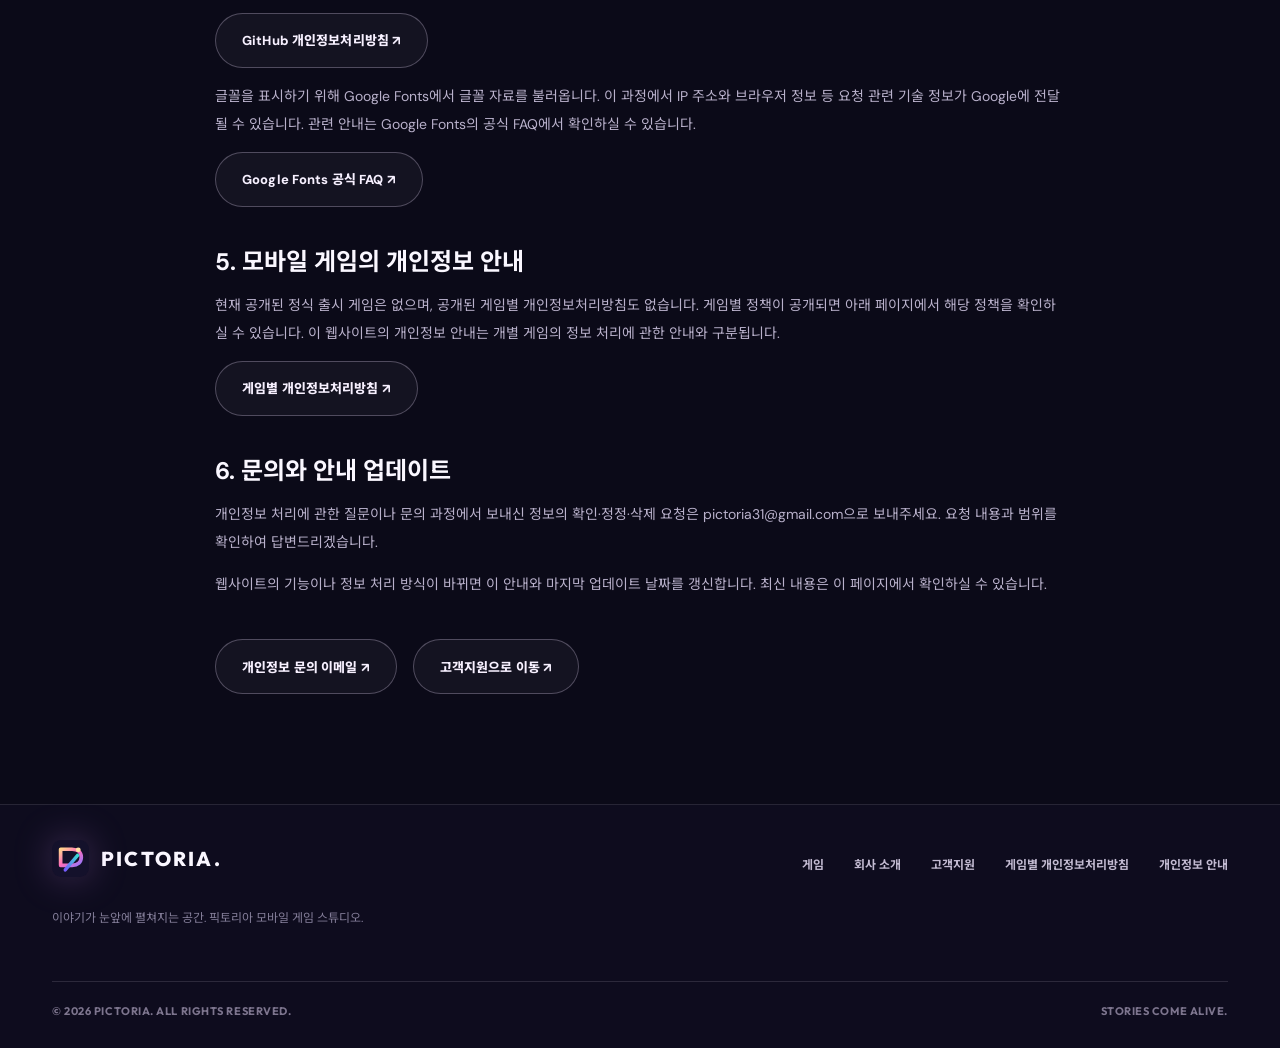
<file: privacy.html>
<!doctype html><html lang="ko"><head>
<meta charset="utf-8"><link rel="canonical" href="https://pictoria31.github.io/privacy.html">
  <meta name="viewport" content="width=device-width,initial-scale=1"><meta property="og:url" content="https://pictoria31.github.io/privacy.html">
  <meta property="og:site_name" content="Pictoria">
  <meta name="theme-color" content="#0b0a18"><meta name="description" content="픽토리아(Pictoria) 공식 웹사이트 개인정보 안내.">
<link rel="icon" href="assets/favicon.svg" type="image/svg+xml"><link rel="apple-touch-icon" href="assets/apple-touch-icon.png"><script>document.documentElement.classList.add("js")</script>
  <link rel="stylesheet" href="styles.css"><title>개인정보 안내 | PICTORIA</title><script src="config.js" defer></script><script src="script.js" defer></script>
</head><body data-page="privacy"><a class="skip-link" href="#main" data-ko="본문으로 건너뛰기" data-en="Skip to content">본문으로 건너뛰기</a><div class="noise" aria-hidden="true"></div><div class="scroll-progress" aria-hidden="true"></div>
<header class="site-header" id="site-header"><div class="container nav-shell"><a href="./" class="brand" aria-label="Pictoria home"><img class="brand-mark" src="assets/logo-mark.svg" alt=""><span class="brand-text">PICTORIA<span style="color:#F9A4C2">.</span></span></a><nav id="primary-nav" class="nav-links" aria-label="Primary navigation"><a href="index.html#games" data-ko="게임" data-en="GAMES">게임</a><a href="index.html#studio" data-ko="스튜디오" data-en="STUDIO">스튜디오</a><a href="index.html#journey" data-ko="우리의 여정" data-en="OUR JOURNEY">우리의 여정</a><a href="support.html" data-ko="고객지원" data-en="SUPPORT">고객지원</a></nav><div class="nav-controls"><button class="lang-button" id="lang-toggle" type="button" aria-label="Switch language">EN</button><a class="header-contact" href="support.html" data-ko="문의하기 ↗" data-en="CONTACT ↗">문의하기 ↗</a><button id="menu-toggle" type="button" class="menu-toggle" aria-expanded="false" aria-controls="primary-nav" aria-label="메뉴 열기"><span></span><span></span></button></div></div></header>
<main id="main">
<section class="page-hero"><div class="container">
<span class="eyebrow"><span class="dot"></span> PICTORIA / PRIVACY</span>
<h1><span data-ko="개인정보" data-en="PRIVACY">개인정보</span><br><span class="gradient-text" data-ko="안내." data-en="NOTICE.">안내.</span></h1>
<p data-ko="픽토리아 웹사이트를 이용할 때 어떤 정보가 사용되는지 안내합니다." data-en="Learn how information is used when you visit the Pictoria website.">픽토리아 웹사이트를 이용할 때 어떤 정보가 사용되는지 안내합니다.</p>
</div></section>
<section class="page-content"><div class="container policy-content">
<div class="info-banner" data-ko="이 안내는 픽토리아 공식 웹사이트에 적용됩니다. 모바일 게임의 개인정보 안내는 게임별 개인정보처리방침 페이지에서 확인하실 수 있습니다." data-en="This notice applies to the official Pictoria website. Information about mobile games is available through our game privacy policies page.">이 안내는 픽토리아 공식 웹사이트에 적용됩니다. 모바일 게임의 개인정보 안내는 게임별 개인정보처리방침 페이지에서 확인하실 수 있습니다.</div>
<p class="small-note"><span data-ko="마지막 업데이트: " data-en="Last updated: ">마지막 업데이트: </span><time datetime="2026-11-03">2026-11-03</time></p>
<h2 data-ko="1. 회원가입 없이 둘러보기" data-en="1. Browse without an account">1. 회원가입 없이 둘러보기</h2>
<p data-ko="이 웹사이트는 회원가입이나 로그인 없이 이용할 수 있습니다. 사이트 안에서 개인정보를 입력해 제출하는 문의 폼은 없으며, 광고나 방문자 행동 분석 도구를 사용하지 않습니다. 언어 설정, 웹 호스팅, 외부 글꼴 및 이메일 문의와 관련된 정보 처리는 아래에서 안내합니다." data-en="You can browse this website without signing up or logging in. There is no on-site form for submitting personal information, and the site does not use advertising or visitor behavior analytics tools. The sections below explain language preferences, hosting, external fonts and email inquiries.">이 웹사이트는 회원가입이나 로그인 없이 이용할 수 있습니다. 사이트 안에서 개인정보를 입력해 제출하는 문의 폼은 없으며, 광고나 방문자 행동 분석 도구를 사용하지 않습니다. 언어 설정, 웹 호스팅, 외부 글꼴 및 이메일 문의와 관련된 정보 처리는 아래에서 안내합니다.</p>
<h2 data-ko="2. 브라우저에 저장되는 언어 설정" data-en="2. Language preferences in your browser">2. 브라우저에 저장되는 언어 설정</h2>
<p data-ko="다음에 방문했을 때도 같은 언어로 볼 수 있도록 현재 표시 언어(한국어 또는 영어)를 이용 중인 브라우저에 저장합니다. 이 설정은 픽토리아에 전송되지 않습니다." data-en="The site saves the current display language (Korean or English) in your browser so you can use the same language on your next visit. This preference is not sent to Pictoria.">다음에 방문했을 때도 같은 언어로 볼 수 있도록 현재 표시 언어(한국어 또는 영어)를 이용 중인 브라우저에 저장합니다. 이 설정은 픽토리아에 전송되지 않습니다.</p>
<p data-ko="브라우저 설정에서 이 사이트의 데이터를 지우면 저장된 언어 설정도 삭제할 수 있습니다. 다시 방문하면 기본 언어나 방문한 링크에 지정된 언어가 저장됩니다. 브라우저에서 저장을 차단한 경우에는 다음 방문까지 설정이 유지되지 않을 수 있습니다." data-en="You can remove the saved language preference by clearing this site's data in your browser settings. When you return, the default language or the language specified in the link you visit is saved. If your browser blocks storage, your preference may not persist until your next visit.">브라우저 설정에서 이 사이트의 데이터를 지우면 저장된 언어 설정도 삭제할 수 있습니다. 다시 방문하면 기본 언어나 방문한 링크에 지정된 언어가 저장됩니다. 브라우저에서 저장을 차단한 경우에는 다음 방문까지 설정이 유지되지 않을 수 있습니다.</p>
<h2 data-ko="3. 이메일로 문의할 때" data-en="3. When you contact us by email">3. 이메일로 문의할 때</h2>
<p data-ko="pictoria31@gmail.com으로 문의를 보내시면 발신 이메일 주소, 표시 이름, 문의 본문, 첨부파일 등 메일에 포함해 보내신 정보를 확인합니다. 이 정보는 문의 내용을 파악하고 답변하거나 필요한 지원을 제공하는 데 사용합니다. 문의에 필요한 정보만 보내주시고, 비밀번호나 결제카드 전체 번호는 보내지 마세요." data-en="When you email pictoria31@gmail.com, we receive the information included in your message, such as your sender email address, display name, message body and attachments. We use this information to understand your inquiry, respond and provide relevant support. Please send only what is needed for your inquiry, and do not send passwords or complete payment card numbers.">pictoria31@gmail.com으로 문의를 보내시면 발신 이메일 주소, 표시 이름, 문의 본문, 첨부파일 등 메일에 포함해 보내신 정보를 확인합니다. 이 정보는 문의 내용을 파악하고 답변하거나 필요한 지원을 제공하는 데 사용합니다. 문의에 필요한 정보만 보내주시고, 비밀번호나 결제카드 전체 번호는 보내지 마세요.</p>
<p data-ko="이메일 버튼은 연결된 메일 앱이나 메일 서비스를 여는 링크입니다. 버튼을 누르는 것만으로 문의가 자동 전송되지 않으며, 내용을 작성한 뒤 직접 발송하셔야 합니다." data-en="Email buttons open your configured email app or service. Clicking a button does not automatically send an inquiry; you need to compose and send the message yourself.">이메일 버튼은 연결된 메일 앱이나 메일 서비스를 여는 링크입니다. 버튼을 누르는 것만으로 문의가 자동 전송되지 않으며, 내용을 작성한 뒤 직접 발송하셔야 합니다.</p>
<h2 data-ko="4. 웹 호스팅과 외부 글꼴" data-en="4. Hosting and external fonts">4. 웹 호스팅과 외부 글꼴</h2>
<p data-ko="이 웹사이트는 GitHub Pages에서 제공됩니다. GitHub는 GitHub 로그인 여부와 관계없이 방문자의 IP 주소를 보안 목적으로 기록하고 저장합니다. GitHub의 정보 처리에 관한 자세한 내용은 공식 개인정보처리방침에서 확인하실 수 있습니다." data-en="This website is hosted on GitHub Pages. GitHub logs and stores visitors' IP addresses for security purposes, whether or not they are signed into GitHub. You can find details about GitHub's data practices in its official privacy statement.">이 웹사이트는 GitHub Pages에서 제공됩니다. GitHub는 GitHub 로그인 여부와 관계없이 방문자의 IP 주소를 보안 목적으로 기록하고 저장합니다. GitHub의 정보 처리에 관한 자세한 내용은 공식 개인정보처리방침에서 확인하실 수 있습니다.</p>
<p><a class="button button-ghost" href="https://docs.github.com/en/site-policy/privacy-policies/github-general-privacy-statement" data-ko="GitHub 개인정보처리방침 ↗" data-en="GITHUB PRIVACY STATEMENT ↗">GitHub 개인정보처리방침 ↗</a></p>
<p data-ko="글꼴을 표시하기 위해 Google Fonts에서 글꼴 자료를 불러옵니다. 이 과정에서 IP 주소와 브라우저 정보 등 요청 관련 기술 정보가 Google에 전달될 수 있습니다. 관련 안내는 Google Fonts의 공식 FAQ에서 확인하실 수 있습니다." data-en="The site loads font resources from Google Fonts to display its typefaces. This may send Google technical information related to the request, such as your IP address and browser information. See the official Google Fonts FAQ for more information.">글꼴을 표시하기 위해 Google Fonts에서 글꼴 자료를 불러옵니다. 이 과정에서 IP 주소와 브라우저 정보 등 요청 관련 기술 정보가 Google에 전달될 수 있습니다. 관련 안내는 Google Fonts의 공식 FAQ에서 확인하실 수 있습니다.</p>
<p><a class="button button-ghost" href="https://fonts.google.com/faq" data-ko="Google Fonts 공식 FAQ ↗" data-en="GOOGLE FONTS FAQ ↗">Google Fonts 공식 FAQ ↗</a></p>
<h2 data-ko="5. 모바일 게임의 개인정보 안내" data-en="5. Privacy information for mobile games">5. 모바일 게임의 개인정보 안내</h2>
<p data-ko="현재 공개된 정식 출시 게임은 없으며, 공개된 게임별 개인정보처리방침도 없습니다. 게임별 정책이 공개되면 아래 페이지에서 해당 정책을 확인하실 수 있습니다. 이 웹사이트의 개인정보 안내는 개별 게임의 정보 처리에 관한 안내와 구분됩니다." data-en="There are currently no publicly released games or published game-specific privacy policies. When policies are published, you can find them on the page below. This website notice is separate from information about data handling within individual games.">현재 공개된 정식 출시 게임은 없으며, 공개된 게임별 개인정보처리방침도 없습니다. 게임별 정책이 공개되면 아래 페이지에서 해당 정책을 확인하실 수 있습니다. 이 웹사이트의 개인정보 안내는 개별 게임의 정보 처리에 관한 안내와 구분됩니다.</p>
<p><a class="button button-ghost" href="game-privacy.html" data-ko="게임별 개인정보처리방침 ↗" data-en="GAME PRIVACY POLICIES ↗">게임별 개인정보처리방침 ↗</a></p>
<h2 data-ko="6. 문의와 안내 업데이트" data-en="6. Requests and notice updates">6. 문의와 안내 업데이트</h2>
<p data-ko="개인정보 처리에 관한 질문이나 문의 과정에서 보내신 정보의 확인·정정·삭제 요청은 pictoria31@gmail.com으로 보내주세요. 요청 내용과 범위를 확인하여 답변드리겠습니다." data-en="For questions about data handling or requests to review, correct or delete information you sent in an inquiry, email pictoria31@gmail.com. We will review the details and scope of your request and respond.">개인정보 처리에 관한 질문이나 문의 과정에서 보내신 정보의 확인·정정·삭제 요청은 pictoria31@gmail.com으로 보내주세요. 요청 내용과 범위를 확인하여 답변드리겠습니다.</p>
<p data-ko="웹사이트의 기능이나 정보 처리 방식이 바뀌면 이 안내와 마지막 업데이트 날짜를 갱신합니다. 최신 내용은 이 페이지에서 확인하실 수 있습니다." data-en="When website features or data practices change, we update this notice and its last-updated date. You can find the current version on this page.">웹사이트의 기능이나 정보 처리 방식이 바뀌면 이 안내와 마지막 업데이트 날짜를 갱신합니다. 최신 내용은 이 페이지에서 확인하실 수 있습니다.</p>
<a class="button button-ghost" href="mailto:pictoria31@gmail.com" style="margin-top:27px;margin-right:12px" data-ko="개인정보 문의 이메일 ↗" data-en="EMAIL A PRIVACY INQUIRY ↗">개인정보 문의 이메일 ↗</a>
<a class="button button-ghost" href="support.html" style="margin-top:27px" data-ko="고객지원으로 이동 ↗" data-en="GO TO SUPPORT ↗">고객지원으로 이동 ↗</a>
</div></section>
</main>
<footer class="footer"><div class="container"><div class="footer-grid"><div><a href="./" class="brand"><img class="brand-mark" src="assets/logo-mark.svg" alt=""><span class="brand-text">PICTORIA.</span></a><p class="footer-summary" data-ko="이야기가 눈앞에 펼쳐지는 공간. 픽토리아 모바일 게임 스튜디오." data-en="Where stories come alive. Pictoria mobile game studio.">이야기가 눈앞에 펼쳐지는 공간. 픽토리아 모바일 게임 스튜디오.</p></div><nav class="footer-menu" aria-label="Footer navigation"><a href="index.html#games" data-ko="게임" data-en="Games">게임</a><a href="index.html#studio" data-ko="회사 소개" data-en="About">회사 소개</a><a href="support.html" data-ko="고객지원" data-en="Support">고객지원</a><a href="game-privacy.html" data-ko="게임별 개인정보처리방침" data-en="Game privacy">게임별 개인정보처리방침</a><a href="privacy.html" data-ko="개인정보 안내" data-en="Privacy notice">개인정보 안내</a></nav></div><div class="footer-bottom"><span>© <span id="year">2026</span> PICTORIA. ALL RIGHTS RESERVED.</span><span>STORIES COME ALIVE.</span></div></div></footer></body></html>
</file>
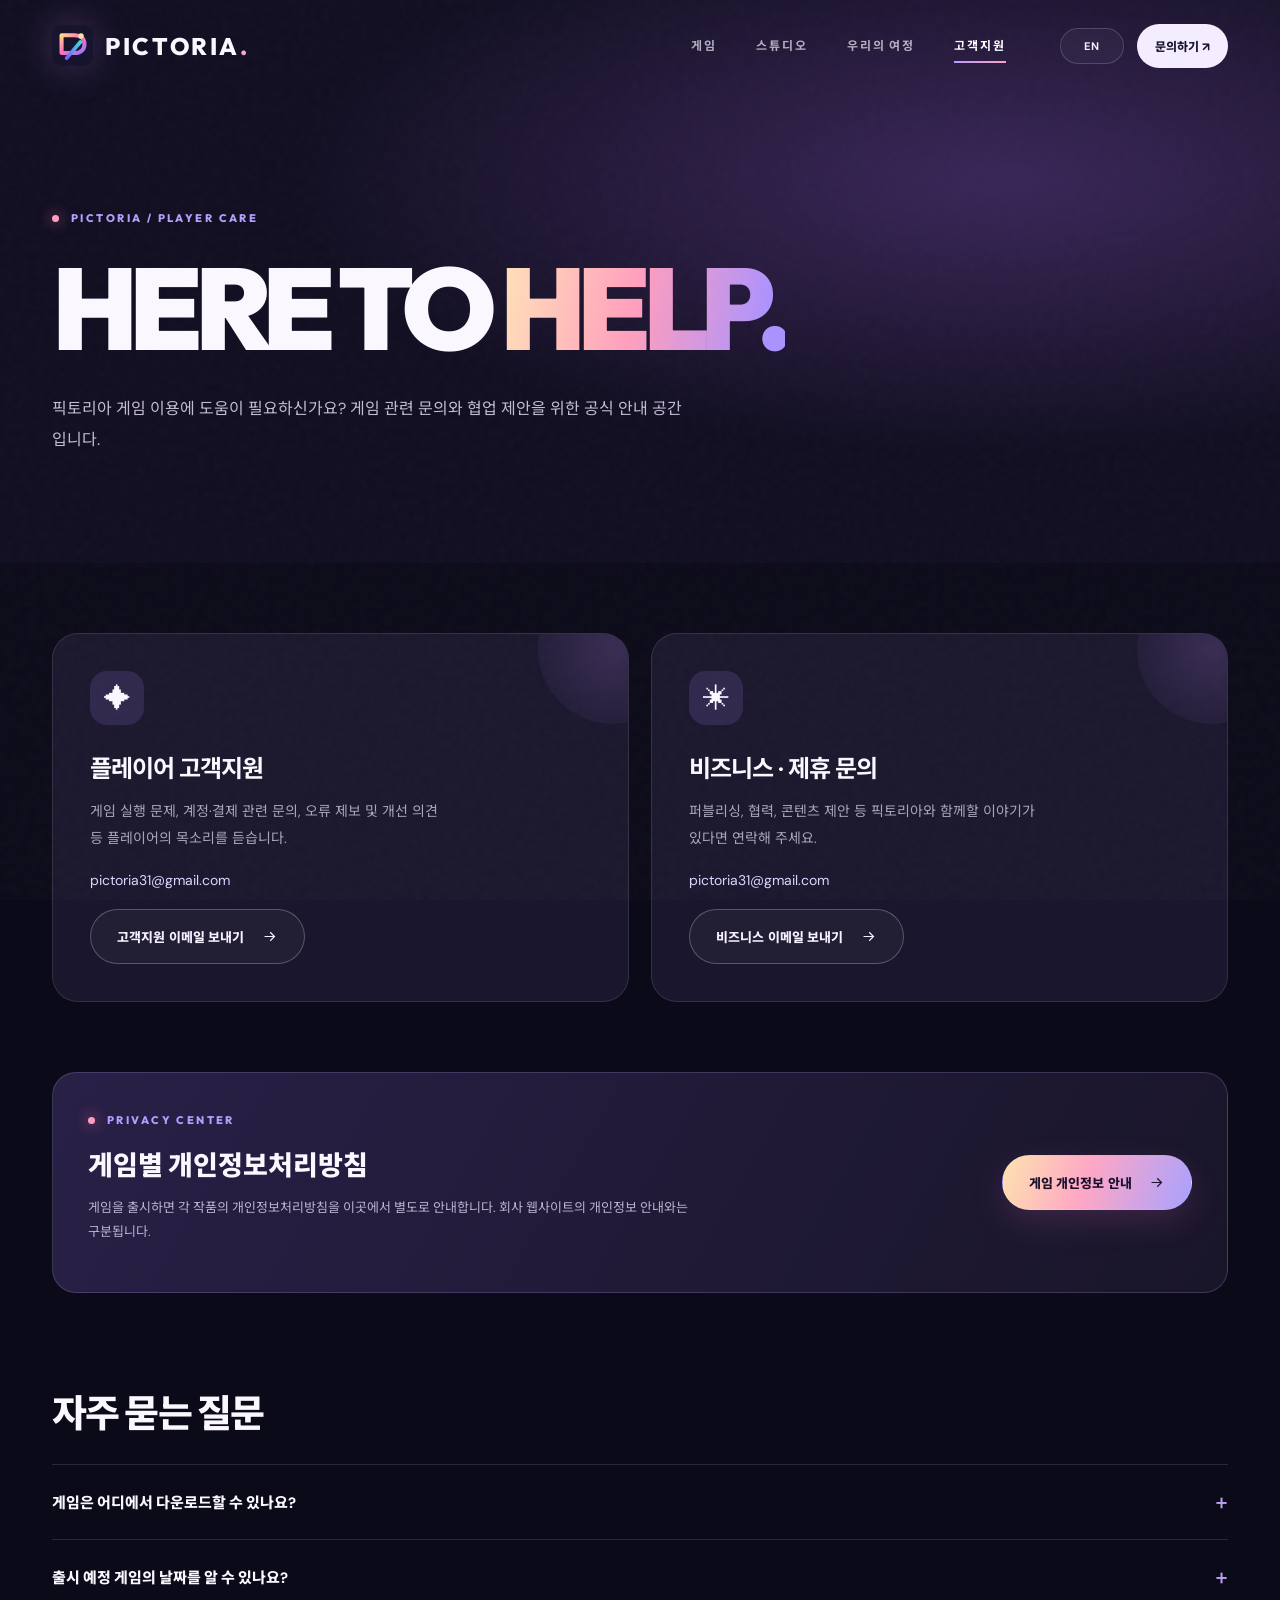
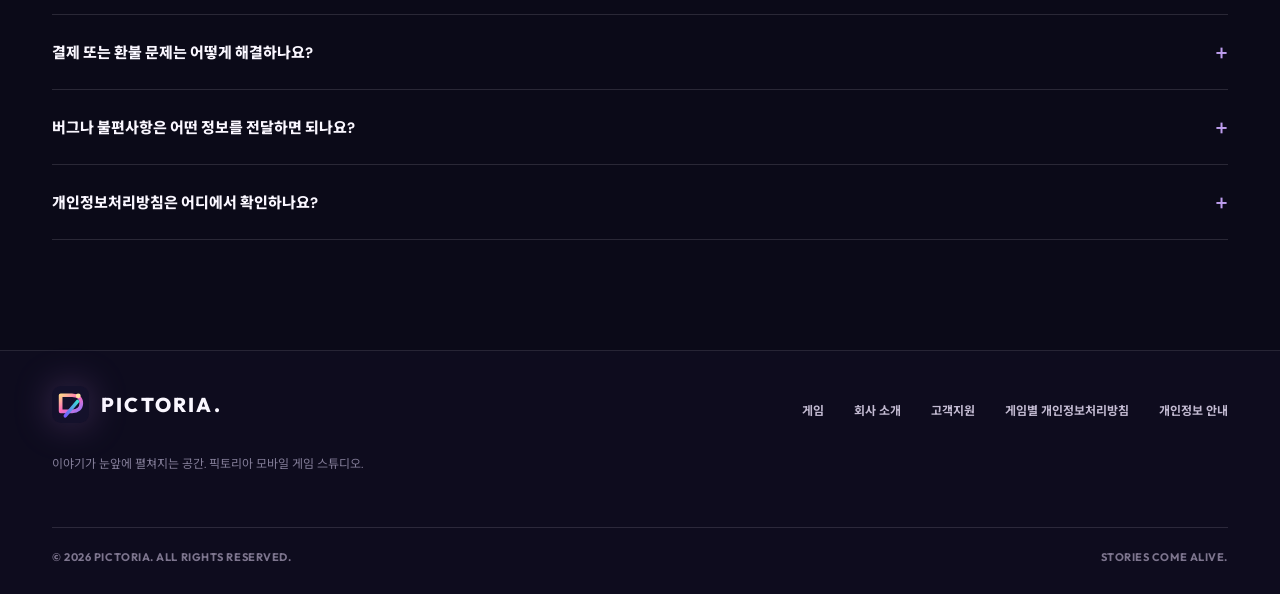
<file: support.html>
<!doctype html><html lang="ko"><head>
<meta charset="utf-8"><link rel="canonical" href="https://pictoria31.github.io/support.html">
  <meta name="viewport" content="width=device-width,initial-scale=1"><meta property="og:url" content="https://pictoria31.github.io/support.html">
  <meta property="og:site_name" content="Pictoria">
  <meta name="theme-color" content="#0b0a18"><meta name="description" content="픽토리아(Pictoria) 공식 고객지원. 게임 이용 문의와 비즈니스 협업 관련 안내를 확인하세요.">
<link rel="icon" href="assets/favicon.svg" type="image/svg+xml"><link rel="apple-touch-icon" href="assets/apple-touch-icon.png"><script>document.documentElement.classList.add("js")</script>
  <link rel="stylesheet" href="styles.css"><title>고객지원 | PICTORIA</title><script src="config.js" defer></script><script src="script.js" defer></script>
</head><body data-page="support">
<a class="skip-link" href="#main" data-ko="본문으로 건너뛰기" data-en="Skip to content">본문으로 건너뛰기</a><div class="noise" aria-hidden="true"></div><div class="scroll-progress" aria-hidden="true"></div>
<header class="site-header" id="site-header"><div class="container nav-shell"><a href="./" class="brand" aria-label="Pictoria home"><img class="brand-mark" src="assets/logo-mark.svg" alt=""><span class="brand-text">PICTORIA<span style="color:#F9A4C2">.</span></span></a><nav id="primary-nav" class="nav-links" aria-label="Primary navigation"><a href="index.html#games" data-ko="게임" data-en="GAMES">게임</a><a href="index.html#studio" data-ko="스튜디오" data-en="STUDIO">스튜디오</a><a href="index.html#journey" data-ko="우리의 여정" data-en="OUR JOURNEY">우리의 여정</a><a href="support.html" class="is-active" data-ko="고객지원" data-en="SUPPORT">고객지원</a></nav><div class="nav-controls"><button class="lang-button" id="lang-toggle" type="button" aria-label="Switch language">EN</button><a class="header-contact" href="#support-options" data-ko="문의하기 ↗" data-en="CONTACT ↗">문의하기 ↗</a><button id="menu-toggle" type="button" class="menu-toggle" aria-expanded="false" aria-controls="primary-nav" aria-label="메뉴 열기"><span></span><span></span></button></div></div></header>
<main id="main"><section class="page-hero"><div class="container"><span class="eyebrow"><span class="dot"></span> PICTORIA / PLAYER CARE</span><h1>HERE TO <span class="gradient-text">HELP.</span></h1><p data-ko="픽토리아 게임 이용에 도움이 필요하신가요? 게임 관련 문의와 협업 제안을 위한 공식 안내 공간입니다." data-en="Need help with Pictoria games? Find our support information, common questions, and partnership contact options here.">픽토리아 게임 이용에 도움이 필요하신가요? 게임 관련 문의와 협업 제안을 위한 공식 안내 공간입니다.</p></div></section>
<section class="page-content" id="support-options"><div class="container"><div class="support-layout"><article class="support-card reveal" id="player"><div class="support-icon" aria-hidden="true">✦</div><h2 data-ko="플레이어 고객지원" data-en="PLAYER SUPPORT">플레이어 고객지원</h2><p data-ko="게임 실행 문제, 계정·결제 관련 문의, 오류 제보 및 개선 의견 등 플레이어의 목소리를 듣습니다." data-en="For game issues, purchases, bug reports, feedback and questions about your experience.">게임 실행 문제, 계정·결제 관련 문의, 오류 제보 및 개선 의견 등 플레이어의 목소리를 듣습니다.</p><a class="support-email" href="mailto:pictoria31@gmail.com" data-email-display="support">pictoria31@gmail.com</a><div class="contact-action"><a href="mailto:pictoria31@gmail.com?subject=Pictoria%20Player%20Support" class="button button-ghost" data-email-action="support"><span data-ko="고객지원 이메일 보내기" data-en="EMAIL PLAYER SUPPORT">고객지원 이메일 보내기</span><svg viewBox="0 0 24 24" fill="none" stroke="currentColor" stroke-width="1.7"><path d="M5 12h14m-6-6 6 6-6 6"/></svg></a></div></article><article class="support-card reveal" id="business"><div class="support-icon" aria-hidden="true">✳</div><h2 data-ko="비즈니스 · 제휴 문의" data-en="BUSINESS & PARTNERSHIPS">비즈니스 · 제휴 문의</h2><p data-ko="퍼블리싱, 협력, 콘텐츠 제안 등 픽토리아와 함께할 이야기가 있다면 연락해 주세요." data-en="For publishing, partnerships, media requests and other collaboration opportunities.">퍼블리싱, 협력, 콘텐츠 제안 등 픽토리아와 함께할 이야기가 있다면 연락해 주세요.</p><a class="support-email" href="mailto:pictoria31@gmail.com" data-email-display="business">pictoria31@gmail.com</a><div class="contact-action"><a href="mailto:pictoria31@gmail.com?subject=Pictoria%20Business%20Inquiry" class="button button-ghost" data-email-action="business"><span data-ko="비즈니스 이메일 보내기" data-en="EMAIL BUSINESS TEAM">비즈니스 이메일 보내기</span><svg viewBox="0 0 24 24" fill="none" stroke="currentColor" stroke-width="1.7"><path d="M5 12h14m-6-6 6 6-6 6"/></svg></a></div></article></div>
<div class="policy-cta reveal"><div><span class="eyebrow"><span class="dot"></span> PRIVACY CENTER</span><h2 data-ko="게임별 개인정보처리방침" data-en="GAME PRIVACY POLICIES">게임별 개인정보처리방침</h2><p data-ko="게임을 출시하면 각 작품의 개인정보처리방침을 이곳에서 별도로 안내합니다. 회사 웹사이트의 개인정보 안내와는 구분됩니다." data-en="Each released game will have its own privacy policy here, separate from the studio website notice.">게임을 출시하면 각 작품의 개인정보처리방침을 이곳에서 별도로 안내합니다. 회사 웹사이트의 개인정보 안내와는 구분됩니다.</p></div><a href="game-privacy.html" class="button button-primary"><span data-ko="게임 개인정보 안내" data-en="VIEW GAME PRIVACY">게임 개인정보 안내</span><svg viewBox="0 0 24 24" fill="none" stroke="currentColor" stroke-width="1.7"><path d="M5 12h14m-6-6 6 6-6 6"/></svg></a></div>
<h2 class="faq-heading reveal" data-ko="자주 묻는 질문" data-en="FREQUENTLY ASKED QUESTIONS">자주 묻는 질문</h2><div class="faq reveal">
<details><summary data-ko="게임은 어디에서 다운로드할 수 있나요?" data-en="Where can I download Pictoria games?">게임은 어디에서 다운로드할 수 있나요?</summary><p data-ko="정식 출시가 확인된 게임은 게임 소개 페이지에서 공식 앱스토어 링크를 안내할 예정입니다. 현재는 공개된 출시작이 없습니다. 외부의 비공식 다운로드 페이지나 설치 파일 이용에는 주의해 주세요." data-en="Official store links will be provided on each game page after launch. There are no publicly confirmed released games yet. Please avoid unofficial download files or links.">정식 출시가 확인된 게임은 게임 소개 페이지에서 공식 앱스토어 링크를 안내할 예정입니다. 현재는 공개된 출시작이 없습니다. 외부의 비공식 다운로드 페이지나 설치 파일 이용에는 주의해 주세요.</p></details>
<details><summary data-ko="출시 예정 게임의 날짜를 알 수 있나요?" data-en="When will upcoming games be released?">출시 예정 게임의 날짜를 알 수 있나요?</summary><p data-ko="리블룸(Rebloom)은 개발 중인 프로젝트이며 정식 출시일은 확정되지 않았습니다. 일정이 확정되면 공식 웹사이트에서 먼저 안내하겠습니다." data-en="Rebloom is in development. A final release date has not been announced. Updates will be shared on this official site when available.">리블룸(Rebloom)은 개발 중인 프로젝트이며 정식 출시일은 확정되지 않았습니다. 일정이 확정되면 공식 웹사이트에서 먼저 안내하겠습니다.</p></details>
<details><summary data-ko="결제 또는 환불 문제는 어떻게 해결하나요?" data-en="How do I resolve purchases or refunds?">결제 또는 환불 문제는 어떻게 해결하나요?</summary><p data-ko="게임이 정식 출시된 이후에는 게임명, 사용 중인 플랫폼, 결제 관련 정보(주문번호 등)를 바탕으로 안내하겠습니다. 비밀번호, 전체 카드번호 등 민감한 정보는 이메일로 보내지 마세요. 앱스토어 정책에 따라 플랫폼에서 직접 환불을 요청해야 할 수 있습니다." data-en="After a game launches, include the game title, platform and order identifier when requesting help. Never email passwords or full payment card numbers. Depending on the store, refund requests may need to be made directly to the platform.">게임이 정식 출시된 이후에는 게임명, 사용 중인 플랫폼, 결제 관련 정보(주문번호 등)를 바탕으로 안내하겠습니다. 비밀번호, 전체 카드번호 등 민감한 정보는 이메일로 보내지 마세요. 앱스토어 정책에 따라 플랫폼에서 직접 환불을 요청해야 할 수 있습니다.</p></details>
<details><summary data-ko="버그나 불편사항은 어떤 정보를 전달하면 되나요?" data-en="What should I include in a bug report?">버그나 불편사항은 어떤 정보를 전달하면 되나요?</summary><p data-ko="게임명, 기기 모델, OS 버전, 문제 발생 시점, 재현 방법을 알려주시면 문제 파악에 도움이 됩니다. 화면 캡처는 개인정보가 포함되지 않았는지 확인한 뒤 첨부해 주세요. 공식 고객지원 메일(pictoria31@gmail.com)로 보내실 수 있습니다." data-en="Please include the game title, device model, OS version, steps to reproduce and approximate time. Check screenshots for personal information before sending. Send it to our official support address, pictoria31@gmail.com.">게임명, 기기 모델, OS 버전, 문제 발생 시점, 재현 방법을 알려주시면 문제 파악에 도움이 됩니다. 화면 캡처는 개인정보가 포함되지 않았는지 확인한 뒤 첨부해 주세요. 공식 고객지원 메일(pictoria31@gmail.com)로 보내실 수 있습니다.</p></details>
<details><summary data-ko="개인정보처리방침은 어디에서 확인하나요?" data-en="Where is the privacy policy?">개인정보처리방침은 어디에서 확인하나요?</summary><p data-ko="이 웹사이트의 개인정보 관련 안내는 하단 '개인정보 안내' 페이지에서 웹사이트 개인정보 안내를 확인할 수 있습니다. 게임별 정책은 '게임 개인정보 안내'에서 출시 시 별도로 게시합니다." data-en="See the website privacy notice linked in the footer. Game-specific policies will be linked from the Game Privacy Center when released.">이 웹사이트의 개인정보 관련 안내는 하단 '개인정보 안내' 페이지에서 웹사이트 개인정보 안내를 확인할 수 있습니다. 게임별 정책은 '게임 개인정보 안내'에서 출시 시 별도로 게시합니다.</p></details>
</div></section></main>
<footer class="footer"><div class="container"><div class="footer-grid"><div><a href="./" class="brand"><img class="brand-mark" src="assets/logo-mark.svg" alt=""><span class="brand-text">PICTORIA.</span></a><p class="footer-summary" data-ko="이야기가 눈앞에 펼쳐지는 공간. 픽토리아 모바일 게임 스튜디오." data-en="Where stories come alive. Pictoria mobile game studio.">이야기가 눈앞에 펼쳐지는 공간. 픽토리아 모바일 게임 스튜디오.</p></div><nav class="footer-menu" aria-label="Footer navigation"><a href="index.html#games" data-ko="게임" data-en="Games">게임</a><a href="index.html#studio" data-ko="회사 소개" data-en="About">회사 소개</a><a href="support.html" data-ko="고객지원" data-en="Support">고객지원</a><a href="game-privacy.html" data-ko="게임별 개인정보처리방침" data-en="Game privacy">게임별 개인정보처리방침</a><a href="privacy.html" data-ko="개인정보 안내" data-en="Privacy notice">개인정보 안내</a></nav></div><div class="footer-bottom"><span>© <span id="year">2026</span> PICTORIA. ALL RIGHTS RESERVED.</span><span>STORIES COME ALIVE.</span></div></div></footer>
</body></html>
</file>
<file: styles.css>
@import url('https://fonts.googleapis.com/css2?family=DM+Sans:wght@400;500;600;700;800&family=Noto+Sans+KR:wght@400;500;600;700;800;900&family=Outfit:wght@400;500;600;700;800;900&display=swap');
:root{--bg:#0b0a18;--surface:#151428;--surface2:#211c39;--ink:#faf7ff;--muted:#ada7c2;--lavender:#b59dff;--coral:#ff9dbe;--mint:#8de9d3;--gold:#ffe0ad;--line:rgba(245,237,255,.13);--font:'DM Sans','Noto Sans KR',sans-serif;--display:'Outfit','Noto Sans KR',sans-serif;--container:1360px}
*{box-sizing:border-box}html{scroll-behavior:smooth;scroll-padding-top:96px}body{margin:0;background:var(--bg);color:var(--ink);font-family:var(--font);-webkit-font-smoothing:antialiased;overflow-x:hidden}body.modal-open,body.nav-open{overflow:hidden}::selection{background:#cda6fb;color:#130d28}a{color:inherit;text-decoration:none}button,input,textarea,select{font:inherit}button{cursor:pointer}button:disabled{cursor:not-allowed}img,svg{max-width:100%}img{display:block}a:focus-visible,button:focus-visible,input:focus-visible,textarea:focus-visible{outline:3px solid var(--mint);outline-offset:4px}.skip-link{position:absolute;top:-65px;left:20px;background:#fff;color:#111;padding:13px 18px;z-index:999}.skip-link:focus{top:14px}.container{width:min(var(--container),calc(100% - 104px));margin-inline:auto}.noise{position:fixed;inset:0;pointer-events:none;z-index:100;opacity:.12;mix-blend-mode:screen;background-image:url("data:image/svg+xml,%3Csvg viewBox='0 0 180 180' xmlns='http://www.w3.org/2000/svg'%3E%3Cfilter id='n'%3E%3CfeTurbulence type='fractalNoise' baseFrequency='.65' numOctaves='3' stitchTiles='stitch'/%3E%3C/filter%3E%3Crect width='100%25' height='100%25' filter='url(%23n)' opacity='.23'/%3E%3C/svg%3E")}.scroll-progress{position:fixed;top:0;left:0;height:3px;background:linear-gradient(90deg,var(--mint),var(--lavender),var(--coral));width:0%;z-index:150;pointer-events:none}.ambient{position:absolute;pointer-events:none;filter:blur(70px);border-radius:50%;opacity:.3}.site-header{position:fixed;z-index:80;left:0;right:0;top:0;transition:background .3s,border .3s;--headerH:91px}.site-header.scrolled{background:rgba(11,10,24,.83);border-bottom:1px solid var(--line);backdrop-filter:blur(22px);-webkit-backdrop-filter:blur(22px)}.nav-shell{height:91px;display:flex;align-items:center;justify-content:space-between;gap:20px}.brand{display:inline-flex;align-items:center;gap:12px;flex-shrink:0;position:relative;z-index:2}.brand-mark{width:41px;height:41px;filter:drop-shadow(0 0 18px rgba(205,136,246,.26))}.brand-text{font:800 24px/1 var(--display);letter-spacing:.11em}.nav-links{display:flex;align-items:center;gap:39px;margin-left:auto;margin-right:34px}.nav-links a{font:700 12px/1 var(--display);letter-spacing:.16em;opacity:.68;position:relative;transition:opacity .2s,color .2s}.nav-links a:hover,.nav-links a.is-active{opacity:1;color:#fff}.nav-links a:after{content:'';position:absolute;height:2px;left:0;right:100%;bottom:-11px;background:linear-gradient(90deg,var(--lavender),var(--coral));transition:right .3s}.nav-links a:hover:after,.nav-links a.is-active:after{right:0}.nav-controls{display:flex;align-items:center;gap:13px}.lang-button{border:1px solid rgba(255,255,255,.17);border-radius:24px;background:rgba(255,255,255,.04);color:#f7f1ff;padding:10px 13px;font-weight:700;font-size:11px;letter-spacing:.13em;min-width:64px}.header-contact{background:#f4edff;color:#16102d;border-radius:100px;padding:13px 18px;font-weight:800;font-size:12px;white-space:nowrap;transition:transform .2s,background .2s}.header-contact:hover{transform:translateY(-2px);background:#fff}.menu-toggle{display:none;position:relative;z-index:3;flex-shrink:0;border:1px solid var(--line);border-radius:15px;width:44px;height:44px;background:#1c1932;color:#fff;align-items:center;justify-content:center}.menu-toggle span{position:absolute;width:19px;height:2px;background:currentColor;transition:transform .2s}.menu-toggle span:first-child{transform:translateY(-5px)}.menu-toggle span:last-child{transform:translateY(5px)}.nav-open .menu-toggle span:first-child{transform:rotate(45deg)}.nav-open .menu-toggle span:last-child{transform:rotate(-45deg)}
.eyebrow{font:800 11px/1.5 var(--display);letter-spacing:.22em;text-transform:uppercase;color:var(--lavender);display:inline-flex;gap:12px;align-items:center}.eyebrow .dot{width:7px;height:7px;background:var(--coral);border-radius:100%;box-shadow:0 0 14px rgba(255,121,172,.85)}.section-top{display:flex;justify-content:space-between;align-items:end;gap:22px;margin-bottom:42px}.section-title{font-family:var(--display);font-size:clamp(38px,5.6vw,78px);font-weight:800;line-height:1.08;letter-spacing:-.06em;margin:17px 0 0}.section-title .light{font-weight:400;color:#bcb1d2}.section-note{max-width:350px;color:var(--muted);font-size:14px;line-height:1.9}.gradient-text{background:linear-gradient(100deg,#ffe3b8 1%,#ff9dbc 48%,#a991ff 92%);-webkit-background-clip:text;background-clip:text;color:transparent}.button{display:inline-flex;justify-content:center;align-items:center;gap:16px;min-height:55px;padding:0 26px;border-radius:100px;font-weight:800;font-size:13px;letter-spacing:.01em;transition:transform .3s,box-shadow .3s,background .3s;border:1px solid transparent;white-space:nowrap}.button svg{width:17px;height:17px;flex-shrink:0}.button:hover{transform:translateY(-3px)}.button-primary{color:#1b112e;background:linear-gradient(108deg,#fce3af,#ffa7c5 44%,#a8a1ff);box-shadow:0 12px 32px rgba(211,104,187,.17)}.button-primary:hover{box-shadow:0 16px 42px rgba(211,104,187,.36)}.button-ghost{border-color:rgba(236,223,255,.28);color:#f7f0ff;background:rgba(255,255,255,.04)}.button-ghost:hover{background:rgba(255,255,255,.12)}.button-dark{background:#18132c;color:#fff}.link-inline{display:inline-flex;align-items:center;gap:9px;color:#eee5ff;font-size:13px;font-weight:800;letter-spacing:.04em;border-bottom:1px solid rgba(255,255,255,.37);padding-bottom:9px}.link-inline svg{width:16px;height:16px}.text-muted{color:var(--muted)}
.hero{position:relative;isolation:isolate;min-height:840px;display:flex;align-items:center;overflow:hidden;padding:132px 0 95px;background:radial-gradient(ellipse 53% 70% at 83% 47%,#292047 0%,transparent 79%),radial-gradient(ellipse 35% 80% at 15% 0%,#1d1439 0%,transparent 85%),#0b0a18}.hero::after{content:'';position:absolute;inset:0;background-image:linear-gradient(rgba(191,148,255,.045) 1px,transparent 1px),linear-gradient(90deg,rgba(191,148,255,.045) 1px,transparent 1px);background-size:90px 90px;mask-image:linear-gradient(to bottom,transparent,black 40%,transparent);z-index:-1}.hero-starfield{position:absolute;inset:0;z-index:-1;overflow:hidden;pointer-events:none}.star{position:absolute;width:2px;height:2px;border-radius:50%;background:#fff4e8;box-shadow:0 0 7px #e7c7ff;animation:twinkle var(--dur,4s) ease-in-out infinite alternate}.hero-ambient-one{width:460px;height:460px;background:#9e4fc9;right:17%;top:20%;opacity:.13}.hero-ambient-two{width:450px;height:450px;background:#356cd1;left:-20%;bottom:-35%;opacity:.17}.hero-grid{display:grid;grid-template-columns:minmax(0,1fr) minmax(0,1.17fr);align-items:center;gap:20px;position:relative;z-index:1}.hero-copy{position:relative;z-index:3}.hero-label{margin-bottom:28px}.hero-title{font-family:var(--display);font-weight:800;font-size:clamp(58px,7.9vw,123px);line-height:.99;letter-spacing:-.085em;margin:0;word-break:keep-all}.hero-title .line{display:block}.hero-title .line.two{padding-top:13px}.hero-title .line.three{padding-top:10px}.hero-korean{margin:36px 0 13px;font-size:clamp(17px,2vw,22px);font-weight:800;letter-spacing:-.035em;color:#f7f2ff;line-height:1.5}.hero-desc{max-width:450px;color:#ada6c4;line-height:1.9;font-size:14px;margin:0}.hero-actions{display:flex;gap:13px;flex-wrap:wrap;margin-top:35px}.hero-art{position:relative;min-width:0;transform:translateX(2.5%);filter:drop-shadow(0 30px 50px rgba(29,9,68,.34))}.hero-art .portal{width:min(100%,830px);height:auto;animation:levitate 8s ease-in-out infinite;user-select:none}.orbit-label{position:absolute;display:flex;align-items:center;gap:11px;padding:13px 17px;background:rgba(24,20,48,.84);border:1px solid rgba(255,232,255,.21);border-radius:15px;backdrop-filter:blur(18px);box-shadow:0 18px 40px rgba(0,0,0,.18);font:800 10px/1.4 var(--display);letter-spacing:.16em}.orbit-label .orb{width:27px;height:27px;border-radius:9px;background:linear-gradient(130deg,#f8c9b9,#a18aff);display:grid;place-items:center;font-size:15px;color:#221637}.orbit-label.top{top:18%;right:-1%;transform:rotate(4deg)}.orbit-label.bottom{bottom:14%;left:2%;transform:rotate(-3deg)}.hero-side-note{position:absolute;right:5%;bottom:47px;font-size:10px;letter-spacing:.16em;color:#77718e;writing-mode:vertical-rl;font-weight:700}.hero-bottom{position:absolute;bottom:30px;left:0;right:0;display:flex;justify-content:space-between;align-items:center;font:700 10px var(--display);letter-spacing:.16em;color:#78718f}.scroll-cue{display:inline-flex;align-items:center;gap:15px}.scroll-line{display:block;width:72px;height:1px;background:#655679;position:relative}.scroll-line:after{content:'';position:absolute;top:-1px;left:0;width:24px;height:3px;background:var(--coral);animation:scrollslide 2.6s linear infinite}
.ticker-wrap{border-top:1px solid var(--line);border-bottom:1px solid var(--line);background:#100e21;overflow:hidden;padding:21px 0}.ticker{display:flex;gap:32px;align-items:center;width:max-content;white-space:nowrap;animation:ticker 28s linear infinite}.ticker span{font:800 13px var(--display);letter-spacing:.2em;color:#afa4c8}.ticker b{font-size:20px;color:#ff9fbc;font-weight:400}
.games-section{padding:136px 0 130px;position:relative;overflow:hidden}.games-section .ambient{width:600px;height:650px;right:-30%;top:120px;background:#422b88;opacity:.15}.game-tabs{display:flex;gap:9px;flex-wrap:wrap;margin-bottom:30px}.game-tab{padding:12px 18px;border:1px solid rgba(237,220,255,.14);border-radius:100px;background:rgba(255,255,255,.02);color:#a6a0b9;font-weight:800;font-size:12px;display:inline-flex;gap:9px;align-items:center;transition:all .2s}.game-tab span{opacity:.58;font-size:10px}.game-tab.active,.game-tab:hover{background:#f1eaff;color:#241631;border-color:#f1eaff}.game-showcase{display:grid;grid-template-columns:1.3fr .83fr;gap:21px}.game-card{position:relative;border-radius:28px;overflow:hidden;min-height:610px;background:#211b36;border:1px solid rgba(255,255,255,.12);isolation:isolate;transition:transform .4s,box-shadow .4s}.game-card:hover{transform:translateY(-7px);box-shadow:0 24px 65px rgba(0,0,0,.32)}.game-card img{width:100%;height:100%;object-fit:cover;position:absolute;inset:0;transition:transform .7s cubic-bezier(.2,.8,.2,1)}.game-card:hover img{transform:scale(1.045)}.game-card:after{content:'';position:absolute;z-index:1;inset:0;background:linear-gradient(180deg,rgba(15,14,31,.09) 8%,transparent 34%,rgba(9,9,20,.26) 55%,rgba(8,8,22,.91) 100%)}.game-card-top{position:absolute;top:29px;left:29px;right:29px;z-index:2;display:flex;justify-content:space-between;align-items:center}.game-status{display:inline-flex;align-items:center;gap:9px;font:800 10px var(--display);letter-spacing:.14em;border:1px solid rgba(255,255,255,.3);background:rgba(9,9,21,.37);backdrop-filter:blur(10px);border-radius:100px;padding:11px 14px}.game-status:before{content:'';width:6px;height:6px;border-radius:100%;background:#8ce4cf;box-shadow:0 0 12px #8ce4cf}.game-index{font:800 11px var(--display);letter-spacing:.16em}.game-card-body{position:absolute;bottom:34px;left:36px;right:35px;z-index:2}.game-category{font-size:10px;letter-spacing:.21em;font-weight:800;color:#f6d3e5}.game-name{font:900 clamp(51px,6vw,89px)/.98 var(--display);letter-spacing:-.07em;margin:12px 0 17px}.game-description{max-width:405px;font-size:14px;line-height:1.8;color:#e3dce7;margin:0 0 22px}.game-card-foot{display:flex;align-items:center;justify-content:space-between;gap:12px}.game-tags{display:flex;gap:8px;flex-wrap:wrap}.game-tags span{padding:8px 12px;border:1px solid rgba(255,255,255,.25);font-size:10px;letter-spacing:.05em;border-radius:100px;color:#f1e9f8}.round-arrow{width:48px;height:48px;border-radius:100%;border:1px solid rgba(255,255,255,.38);background:rgba(255,255,255,.1);color:#fff;display:grid;place-items:center;transition:transform .2s,background .2s;flex-shrink:0}.round-arrow:hover{background:#fff;color:#241331;transform:rotate(45deg)}.round-arrow svg{width:21px;height:21px}.game-card-secondary .game-name{font-size:clamp(45px,4vw,68px)}.game-card-secondary .game-description{max-width:290px}.empty-games{min-height:410px;border:1px solid rgba(239,225,255,.14);border-radius:30px;background:radial-gradient(ellipse at 80% 30%,rgba(118,73,171,.21),transparent 65%),#141225;display:flex;align-items:center;justify-content:center;flex-direction:column;text-align:center;padding:45px}.empty-games .empty-symbol{font:900 102px/1 var(--display);letter-spacing:-.08em;background:linear-gradient(120deg,#e4c2e9,#655886);-webkit-background-clip:text;background-clip:text;color:transparent;opacity:.75}.empty-games h3{font-size:24px;margin:8px 0 11px;letter-spacing:-.04em}.empty-games p{max-width:480px;color:var(--muted);line-height:1.8;margin:0}.game-footnote{display:flex;justify-content:space-between;align-items:center;margin-top:21px;font-size:11px;letter-spacing:.025em;color:#827b99;gap:10px}.game-footnote .circle{display:inline-block;width:8px;height:8px;border-radius:50%;border:1px solid #a4a0b8;margin-right:8px}
.spotlight{background:#17132d;position:relative;overflow:hidden;border-top:1px solid rgba(249,237,255,.09);border-bottom:1px solid rgba(249,237,255,.09)}.spotlight-grid{display:grid;grid-template-columns:.85fr 1.15fr;min-height:545px;align-items:center;gap:30px}.spotlight-copy{padding:84px 0}.spotlight-copy h2{font:800 clamp(39px,5vw,71px)/1.14 var(--display);letter-spacing:-.065em;margin:20px 0 26px}.spotlight-copy p{color:#b7afcd;font-size:15px;line-height:2;max-width:430px}.spotlight-visual{position:relative;height:100%;display:flex;align-items:center;justify-content:center;min-height:410px}.spotlight-visual::before{content:'';position:absolute;width:630px;height:500px;border-radius:50%;background:#7259b8;filter:blur(125px);opacity:.27}.spotlight-visual img{width:min(87%,480px);transform:rotate(-6deg);filter:drop-shadow(0 35px 38px rgba(6,3,19,.5));animation:levitate 7s ease-in-out infinite alternate}.spotlight-floating{position:absolute;bottom:13%;right:4%;color:#f3c4e7;font:700 10px var(--display);letter-spacing:.2em;writing-mode:vertical-rl}
.about-section{position:relative;background:#f2ecf8;color:#251b38;overflow:hidden;padding:134px 0 139px}.about-section::before{content:'';position:absolute;width:580px;height:580px;right:-160px;top:-160px;border-radius:50%;background:radial-gradient(circle,#d8c8ff,transparent 70%);opacity:.8}.about-section .eyebrow{color:#8d63be}.about-section .section-title{max-width:880px}.about-intro{display:grid;grid-template-columns:1fr 1fr;gap:80px;align-items:start;margin-top:49px}.about-intro .lead{font-size:clamp(20px,2.5vw,30px);line-height:1.6;font-weight:800;letter-spacing:-.045em}.about-intro .body{font-size:15px;line-height:2.05;color:#685d77;padding-top:6px;max-width:530px}.about-bento{display:grid;grid-template-columns:1.15fr 1fr 1fr;gap:16px;margin-top:66px}.value-card{border-radius:24px;min-height:295px;padding:30px;display:flex;flex-direction:column;justify-content:space-between;position:relative;overflow:hidden}.value-card:nth-child(1){background:#211a3a;color:#fff}.value-card:nth-child(2){background:#ded0ff;color:#35234d}.value-card:nth-child(3){background:#f8c9d1;color:#4c263c}.value-card .value-number{font:800 11px var(--display);letter-spacing:.18em;opacity:.65}.value-card h3{position:relative;z-index:1;font:800 28px/1.2 var(--display);letter-spacing:-.05em;margin:0 0 8px}.value-card p{position:relative;z-index:1;font-size:12px;line-height:1.85;max-width:260px;margin:0;opacity:.76}.value-shape{position:absolute;top:15px;right:10px;width:160px;height:160px;border:24px solid rgba(255,255,255,.17);border-radius:50%;transform:translate(25%,-25%)}.value-card:nth-child(2) .value-shape{border-radius:25%;transform:translate(25%,-30%) rotate(35deg);border-color:#bba1f2}.value-card:nth-child(3) .value-shape{border-radius:40% 60% 24% 76%;border-color:#e98eac}.about-signoff{display:flex;align-items:center;justify-content:space-between;gap:20px;margin-top:38px;padding-top:26px;border-top:1px solid rgba(46,22,61,.17)}.about-signoff .brand-text{color:#241a36}.about-signoff>span{font-size:11px;letter-spacing:.11em;color:#766985}
.process-section{padding:132px 0 130px;background:#0c0b1c;position:relative}.process-grid{display:grid;grid-template-columns:1fr 1fr 1fr;gap:0;margin-top:62px;border-top:1px solid var(--line);border-bottom:1px solid var(--line)}.process-item{min-height:247px;padding:30px 30px 26px 0;position:relative}.process-item+.process-item{padding-left:30px;border-left:1px solid var(--line)}.process-index{color:#c99de8;font:800 11px var(--display);letter-spacing:.19em}.process-icon{font-size:43px;line-height:1;margin:19px 0 26px}.process-item h3{margin:0 0 12px;font-weight:800;font-size:20px;letter-spacing:-.035em}.process-item p{font-size:13px;line-height:1.85;color:#aba4bc;max-width:310px;margin:0}.process-item .process-line{position:absolute;bottom:-1px;left:0;width:44%;height:2px;background:linear-gradient(90deg,var(--coral),transparent)}
.contact-section{position:relative;overflow:hidden;padding:100px 0 0;background:radial-gradient(ellipse 72% 69% at 48% 64%,#372050 0%,#1a1535 55%,#0b0a18 100%)}.contact-orb{position:absolute;width:500px;height:500px;top:-130px;right:-150px;border:1px solid rgba(219,179,255,.15);border-radius:50%;box-shadow:0 0 0 60px rgba(219,179,255,.035),0 0 0 120px rgba(219,179,255,.025)}.contact-main{position:relative;text-align:center;padding:68px 0 130px}.contact-main .eyebrow{justify-content:center}.contact-title{font:900 clamp(60px,9vw,134px)/1.05 var(--display);letter-spacing:-.08em;margin:16px 0 24px}.contact-main p{max-width:560px;line-height:1.95;color:#c3b7d1;margin:0 auto 30px;font-size:15px}.contact-links{display:flex;justify-content:center;gap:12px;flex-wrap:wrap}.footer{border-top:1px solid rgba(255,255,255,.1);padding:35px 0 30px;background:#0e0c1e}.footer-grid{display:grid;grid-template-columns:1.4fr 1fr;align-items:start;gap:25px}.footer .brand{margin-bottom:18px}.footer .brand-mark{width:37px;height:37px}.footer .brand-text{font-size:20px}.footer-summary{max-width:375px;color:#847e99;font-size:12px;line-height:1.9}.footer-menu{display:flex;gap:30px;justify-content:end;align-items:center;flex-wrap:wrap;font-weight:700;font-size:12px;color:#c2bad1;padding-top:15px}.footer-menu a:hover{color:#fff}.footer-bottom{display:flex;justify-content:space-between;gap:14px;align-items:center;border-top:1px solid var(--line);margin-top:39px;padding-top:22px;color:#7d758e;font:700 11px var(--display);letter-spacing:.05em}
.modal{border:1px solid rgba(255,255,255,.18);background:#1b1630;color:#fff;border-radius:29px;padding:0;width:min(910px,calc(100% - 34px));max-height:min(93vh,950px);overflow:auto;box-shadow:0 40px 130px rgba(0,0,0,.67)}.modal::backdrop{background:rgba(5,4,15,.8);backdrop-filter:blur(13px)}.modal-image{height:270px;width:100%;object-fit:cover;object-position:center 39%}.modal-inner{padding:32px 43px 45px}.modal-inner h2{font:900 clamp(48px,7vw,78px)/1 var(--display);letter-spacing:-.06em;margin:15px 0}.modal-inner p{color:#c0bad0;line-height:1.95;font-size:14px;max-width:600px}.modal-meta{display:grid;grid-template-columns:repeat(3,1fr);gap:16px;margin:28px 0;border-top:1px solid var(--line);padding-top:24px}.modal-meta strong{display:block;font:800 10px var(--display);letter-spacing:.14em;color:#8f88a5;margin-bottom:11px}.modal-meta span{font-size:13px;font-weight:700}.modal-top{position:absolute;top:21px;right:21px}.modal-close{border:none;border-radius:50%;width:45px;height:45px;background:rgba(10,9,20,.72);color:#fff;font-size:24px;line-height:1;display:grid;place-items:center}.modal-close:hover{background:#fff;color:#171129}.modal-inner .small-note{font-size:11px;color:#8f88a5;margin-top:19px}
.page-hero{padding:206px 0 92px;background:radial-gradient(ellipse at 78% 32%,#392558,transparent 50%),#100d20;position:relative;overflow:hidden}.page-hero h1{font:900 clamp(60px,9vw,120px)/1.03 var(--display);letter-spacing:-.075em;margin:22px 0 25px}.page-hero p{max-width:640px;line-height:1.95;font-size:16px;color:#c2bbd2}.page-content{padding:70px 0 110px}.support-layout{display:grid;grid-template-columns:1fr 1fr;gap:22px}.support-card{background:#1a162d;border:1px solid rgba(255,255,255,.11);border-radius:26px;padding:37px;position:relative;overflow:hidden;min-height:285px}.support-card:before{content:'';position:absolute;width:150px;height:150px;border-radius:50%;right:-60px;top:-60px;background:radial-gradient(circle,rgba(192,140,255,.18),transparent)}.support-card .support-icon{font-size:27px;display:inline-grid;place-items:center;width:54px;height:54px;border-radius:17px;background:#30274c;margin-bottom:24px}.support-card h2{font-size:24px;letter-spacing:-.04em;margin:0 0 12px}.support-card p{color:#aaa4ba;font-size:14px;line-height:1.9;max-width:360px}.support-card .support-email{margin:20px 0 0;color:#ded3ff;display:block;word-break:break-all;font-size:14px}.support-card .contact-action{margin-top:20px}.faq-heading{margin:90px 0 26px;font:800 38px var(--display);letter-spacing:-.04em}.faq{border-top:1px solid var(--line)}.faq details{border-bottom:1px solid var(--line);padding:22px 0}.faq summary{font-weight:800;font-size:15px;list-style:none;cursor:pointer;display:flex;align-items:center;justify-content:space-between;gap:20px}.faq summary::-webkit-details-marker{display:none}.faq summary::after{content:'+';font:400 24px var(--display);color:#bd9ded}.faq details[open] summary::after{content:'−'}.faq details p{font-size:13px;line-height:2;color:#aaa4bc;max-width:830px;padding-top:8px}.info-banner{padding:22px 25px;background:rgba(187,148,255,.08);border-left:3px solid var(--lavender);border-radius:12px;font-size:13px;color:#c9bfdc;line-height:1.9;margin-top:40px}.policy-content{max-width:850px}.policy-content h2{font-size:24px;margin:35px 0 11px}.policy-content p,.policy-content li{font-size:14px;color:#b9b1cb;line-height:2}.policy-content ul{padding-left:20px}
.js .reveal{opacity:0;transform:translateY(30px);transition:opacity .75s ease,transform .75s cubic-bezier(.2,.7,.2,1)}.js .reveal.visible{opacity:1;transform:translateY(0)}@keyframes levitate{0%,100%{transform:translateY(0)}50%{transform:translateY(-16px)}}@keyframes twinkle{0%{opacity:.16;transform:scale(.75)}100%{opacity:.9;transform:scale(1.4)}}@keyframes ticker{from{transform:translateX(0)}to{transform:translateX(-50%)}}@keyframes scrollslide{from{transform:translateX(0)}to{transform:translateX(50px)}}
@media(max-width:1100px){.container{width:calc(100% - 70px)}.nav-links{gap:25px;margin-right:12px}.hero{min-height:750px}.hero-title{font-size:clamp(55px,8vw,91px)}.orbit-label.top{right:-4%}.game-card{min-height:550px}.about-bento{grid-template-columns:1fr 1fr 1fr}.value-card{min-height:265px;padding:24px}.value-card h3{font-size:23px}}
@media(max-width:800px){.container{width:calc(100% - 44px)}.nav-shell{height:75px}.brand-text{font-size:22px}.brand-mark{width:35px;height:35px}.header-contact{display:none}.menu-toggle{display:flex}.nav-links{position:fixed;inset:0;top:0;min-height:100dvh;padding:120px 32px 60px;display:flex;flex-direction:column;align-items:flex-start;justify-content:flex-start;gap:32px;background:#15112a;transform:translateX(100%);transition:transform .35s ease;margin:0;z-index:1}.nav-open .nav-links{transform:translateX(0)}.nav-links a{font-size:26px;letter-spacing:.03em;opacity:1}.nav-controls{margin-left:auto}.site-header{--headerH:75px}.hero{min-height:0;padding:160px 0 60px}.hero-grid{grid-template-columns:1fr;gap:0}.hero-title{font-size:clamp(64px,12vw,100px)}.hero-art{width:min(640px,94%);margin:-20px auto -35px;transform:none}.hero-bottom,.hero-side-note{display:none}.orbit-label.top{right:-2%;top:21%}.orbit-label.bottom{left:0;bottom:17%}.games-section,.about-section,.process-section{padding:95px 0}.section-top{align-items:start;flex-direction:column}.section-note{max-width:630px}.game-showcase{grid-template-columns:1fr}.game-card{min-height:590px}.game-card-secondary{min-height:440px}.game-card-secondary img{object-position:center 30%}.game-card-secondary .game-name{font-size:62px}.spotlight-grid{grid-template-columns:1fr}.spotlight-copy{padding:78px 0 10px}.spotlight-visual{min-height:420px}.about-intro{gap:30px}.about-bento{grid-template-columns:1fr}.value-card{min-height:225px}.about-intro{grid-template-columns:1fr}.process-grid{grid-template-columns:1fr}.process-item,.process-item+.process-item{padding:27px 0;min-height:210px;border-left:0;border-top:1px solid var(--line)}.process-grid{border-top:0}.contact-main{padding:50px 0 110px}.footer-grid{grid-template-columns:1fr}.footer-menu{justify-content:flex-start}.support-layout{grid-template-columns:1fr}.page-hero{padding:165px 0 70px}}
@media(max-width:480px){.container{width:calc(100% - 34px)}.hero{padding-top:136px}.hero-title{font-size:clamp(53px,12vw,70px)}.hero-label{font-size:9px}.hero-desc{font-size:13px}.hero-actions{gap:9px}.hero-actions .button{min-height:48px;padding:0 17px;font-size:11px}.hero-art{width:110%;max-width:none;margin-left:-5%;margin-top:0;margin-bottom:-15px}.orbit-label{padding:9px 10px;font-size:7px}.orbit-label .orb{width:19px;height:19px;font-size:10px}.section-title{font-size:46px}.games-section{padding-top:82px}.game-card{min-height:500px;border-radius:22px}.game-card-secondary{min-height:415px}.game-card-top{top:19px;left:19px;right:19px}.game-card-body{left:22px;right:22px;bottom:24px}.game-name{font-size:57px}.game-card-secondary .game-name{font-size:51px}.game-description{font-size:12px}.game-tags span{padding:7px 10px;font-size:9px}.game-footnote{align-items:start;flex-direction:column}.section-note{font-size:13px}.about-section,.process-section{padding:85px 0}.about-intro{margin-top:30px}.about-bento{margin-top:40px}.contact-title{font-size:65px}.footer-menu{gap:17px}.footer-bottom{flex-direction:column;align-items:flex-start}.modal-inner{padding:26px 25px 35px}.modal-image{height:200px}.modal-meta{grid-template-columns:1fr 1fr}.support-card{padding:28px}.page-hero h1{font-size:65px}}
@media(prefers-reduced-motion:reduce){*,*:before,*:after{animation-duration:.01ms!important;animation-iteration-count:1!important;scroll-behavior:auto!important;transition-duration:.01ms!important}.js .reveal{opacity:1;transform:none}}
[hidden]{display:none!important}.game-showcase.is-single{grid-template-columns:minmax(0,1fr)}.game-showcase.is-single .game-card{min-height:550px}.game-showcase.is-single .game-card img{object-position:center 48%}.status-text{font-weight:700;color:#bbaed6;font-size:13px}.to-top{position:fixed;bottom:24px;right:24px;width:43px;height:43px;z-index:60;border-radius:50%;border:1px solid rgba(255,255,255,.2);background:rgba(26,20,48,.84);color:white;display:grid;place-items:center;backdrop-filter:blur(8px);opacity:0;pointer-events:none;transform:translateY(12px);transition:opacity .2s,transform .2s}.to-top.visible{opacity:1;pointer-events:auto;transform:translateY(0)}.to-top svg{width:20px;height:20px}.toast{position:fixed;bottom:25px;left:50%;transform:translate(-50%,18px);z-index:190;background:#f2edff;color:#1f1635;border-radius:15px;padding:13px 22px;font-size:13px;line-height:1.6;max-width:calc(100vw - 32px);box-shadow:0 18px 60px rgba(0,0,0,.27);opacity:0;pointer-events:none;transition:opacity .2s,transform .2s}.toast.show{opacity:1;transform:translate(-50%,0)}

/* Game privacy center — expandable as new titles are released */
.policy-list-head{margin:15px 0 28px}.policy-list-head h2{font:850 clamp(35px,5vw,58px)/1.2 var(--display);letter-spacing:-.055em;margin:15px 0 0}.policy-library{display:grid;gap:20px}.privacy-game-card{display:flex;gap:22px;align-items:center;background:linear-gradient(115deg,#25203d,#17132a);border:1px solid rgba(201,174,255,.22);border-radius:26px;padding:31px 35px;box-shadow:0 16px 50px rgba(3,1,16,.2)}.privacy-game-icon{background:#3a2a55;color:#eeb4eb;width:65px;height:65px;flex:0 0 65px;display:grid;place-items:center;font-size:35px;border-radius:19px}.privacy-game-detail{flex:1;min-width:0}.privacy-game-kicker{font:750 10px var(--display);letter-spacing:.1em;color:#c5a6ef}.privacy-game-detail h3{font:850 28px var(--display);letter-spacing:-.035em;margin:7px 0}.privacy-game-detail h3 span{color:#a396b4;font-size:19px;font-weight:500}.privacy-game-detail p{font-size:13px;line-height:1.85;color:#bdb3d0;max-width:650px}.privacy-upcoming{flex-shrink:0;border-radius:100px;border:1px solid rgba(234,187,255,.35);padding:10px 16px;color:#e0bfff;font-size:12px;white-space:nowrap}.policy-cta{display:flex;align-items:center;justify-content:space-between;gap:26px;margin-top:70px;padding:35px;background:linear-gradient(120deg,#292047,#191529);border:1px solid rgba(201,174,255,.2);border-radius:24px}.policy-cta h2{font:850 27px var(--display);margin:15px 0 8px}.policy-cta p{font-size:13px;color:#bdb2cf;line-height:1.85;max-width:610px}.policy-cta .button{flex-shrink:0}.privacy-help{font-size:13px;color:#ad9abb;line-height:2;margin-top:26px}
@media(max-width:800px){.privacy-game-card{flex-wrap:wrap}.privacy-upcoming{margin-left:86px}.policy-cta{flex-direction:column;align-items:flex-start}.policy-cta .button{max-width:100%}}
@media(max-width:480px){.privacy-game-card{padding:22px;gap:16px}.privacy-game-icon{width:48px;height:48px;flex-basis:48px;font-size:27px}.privacy-game-detail h3{font-size:24px}.privacy-upcoming{margin-left:64px}.policy-cta{padding:25px}}
</file>
